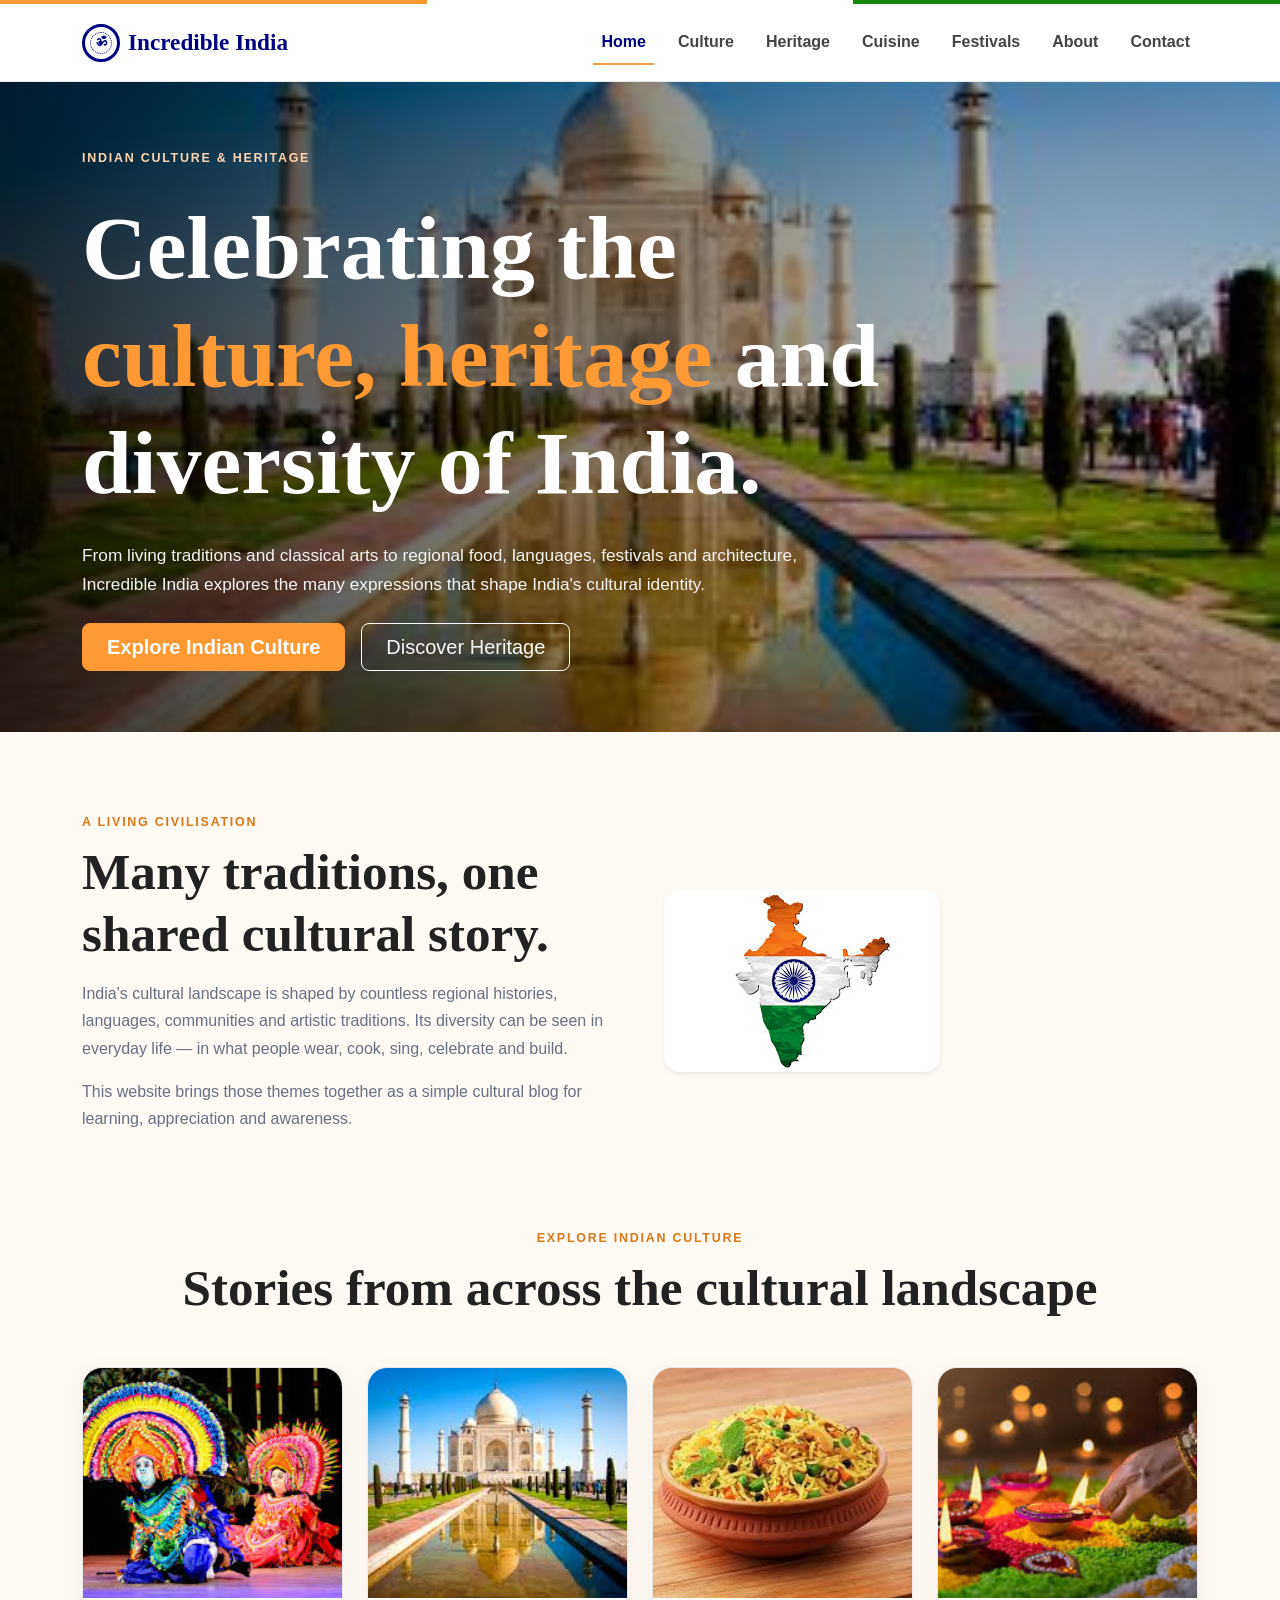
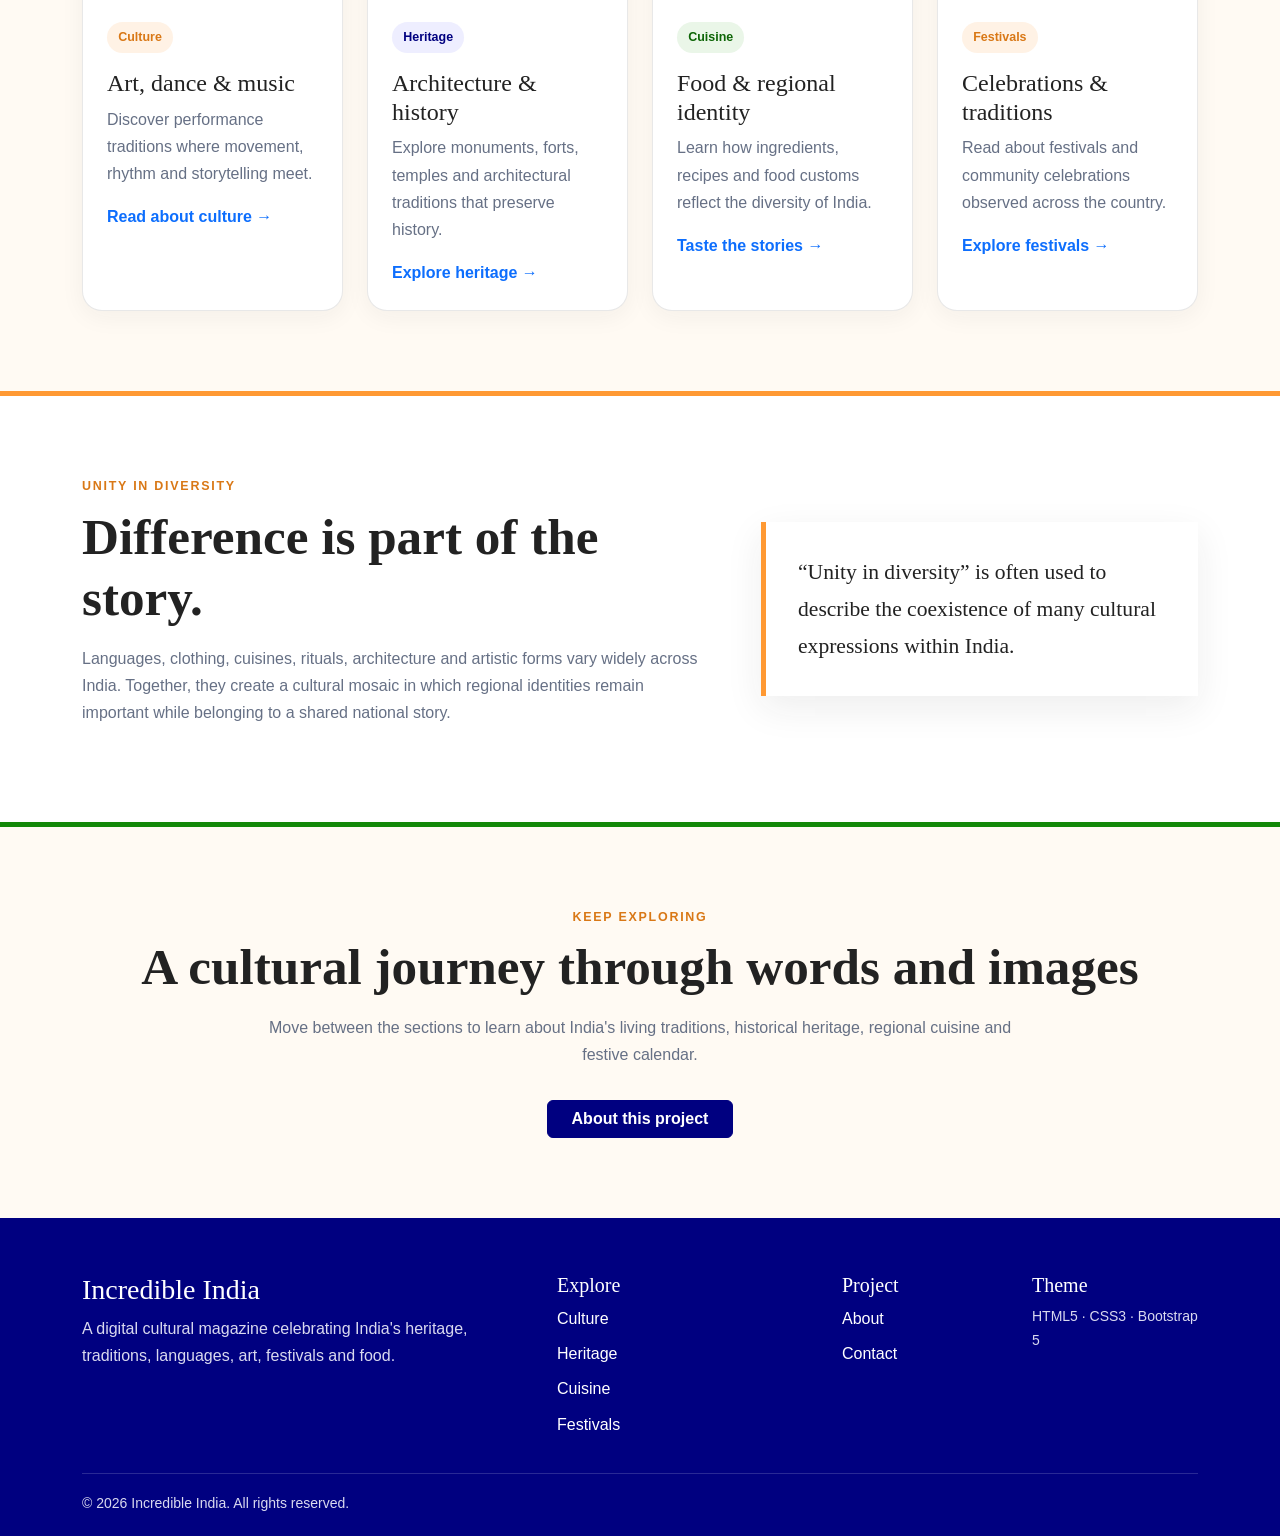
<file: index.html>
<!doctype html>
<html lang="en"><head>
<meta charset="utf-8"><meta name="viewport" content="width=device-width, initial-scale=1">
<meta name="description" content="A digital cultural magazine celebrating Indian culture, heritage, traditions, festivals, cuisine, art and history."><title>Incredible India | Culture & Heritage</title>
<link href="https://cdn.jsdelivr.net/npm/bootstrap@5.3.3/dist/css/bootstrap.min.css" rel="stylesheet">
<link rel="stylesheet" href="css/style.css">
</head><body><header class="site-header">
  <div class="tricolor-line"></div>
  <nav class="site-nav navbar navbar-expand-lg py-3" aria-label="Main navigation">
    <div class="container d-flex align-items-center justify-content-between gap-3">
      <a class="brand d-flex align-items-center gap-2" href="index.html">
        <span class="brand-mark" aria-hidden="true">ॐ</span> Incredible India
      </a>
      <ul class="navbar-nav ms-lg-auto d-flex flex-row flex-wrap align-items-center gap-lg-3">
        <li class="nav-item"><a class="nav-link active" href="index.html" aria-current="page">Home</a></li><li class="nav-item"><a class="nav-link" href="culture.html">Culture</a></li><li class="nav-item"><a class="nav-link" href="heritage.html">Heritage</a></li><li class="nav-item"><a class="nav-link" href="cuisine.html">Cuisine</a></li><li class="nav-item"><a class="nav-link" href="traditions.html">Festivals</a></li><li class="nav-item"><a class="nav-link" href="about.html">About</a></li><li class="nav-item"><a class="nav-link" href="contact.html">Contact</a></li>
      </ul>
    </div>
  </nav>
</header><main>
<section class="hero"><div class="container py-5"><div>
<span class="eyebrow eyebrow-light">Indian Culture & Heritage</span>
<h1 class="mt-4">Celebrating the <span>culture, heritage</span> and diversity of India.</h1>
<p class="mt-4">From living traditions and classical arts to regional food, languages, festivals and architecture, Incredible India explores the many expressions that shape India's cultural identity.</p>
<div class="d-flex flex-wrap gap-3 mt-4"><a class="btn btn-saffron btn-lg px-4" href="culture.html">Explore Indian Culture</a><a class="btn btn-outline-light btn-lg px-4" href="heritage.html">Discover Heritage</a></div>
</div></div></section>
<section class="section-pad"><div class="container"><div class="row g-5 align-items-center">
<div class="col-lg-6"><div class="section-kicker">A living civilisation</div><h2 class="section-title mt-2">Many traditions, one shared cultural story.</h2>
<p class="section-copy mt-3">India's cultural landscape is shaped by countless regional histories, languages, communities and artistic traditions. Its diversity can be seen in everyday life — in what people wear, cook, sing, celebrate and build.</p>
<p class="section-copy">This website brings those themes together as a simple cultural blog for learning, appreciation and awareness.</p></div>
<div class="col-lg-6"><img class="rounded-4 shadow-sm" src="assets/images/india_map.jpg" alt="Map of India representing the country's regional diversity"></div>
</div></div></section>
<section class="section-pad pt-0"><div class="container"><div class="text-center mb-5"><div class="section-kicker">Explore Indian Culture</div><h2 class="section-title mt-2">Stories from across the cultural landscape</h2></div>
<div class="row g-4">
<div class="col-md-6 col-lg-3"><article class="cultural-card"><img src="assets/images/dance.jpg" alt="Indian classical dance performance"><div class="card-body"><span class="category">Culture</span><h3 class="h4 mt-3">Art, dance & music</h3><p>Discover performance traditions where movement, rhythm and storytelling meet.</p><a class="fw-bold" href="culture.html">Read about culture →</a></div></article></div>
<div class="col-md-6 col-lg-3"><article class="cultural-card"><img src="assets/images/tajmahal.jpg" alt="Taj Mahal, an iconic example of Indian architectural heritage"><div class="card-body"><span class="category navy">Heritage</span><h3 class="h4 mt-3">Architecture & history</h3><p>Explore monuments, forts, temples and architectural traditions that preserve history.</p><a class="fw-bold" href="heritage.html">Explore heritage →</a></div></article></div>
<div class="col-md-6 col-lg-3"><article class="cultural-card"><img src="assets/images/biryani.jpg" alt="Indian biryani served as a regional dish"><div class="card-body"><span class="category green">Cuisine</span><h3 class="h4 mt-3">Food & regional identity</h3><p>Learn how ingredients, recipes and food customs reflect the diversity of India.</p><a class="fw-bold" href="cuisine.html">Taste the stories →</a></div></article></div>
<div class="col-md-6 col-lg-3"><article class="cultural-card"><img src="assets/images/diwali.jpg" alt="Diwali lamps and festive decorations"><div class="card-body"><span class="category">Festivals</span><h3 class="h4 mt-3">Celebrations & traditions</h3><p>Read about festivals and community celebrations observed across the country.</p><a class="fw-bold" href="traditions.html">Explore festivals →</a></div></article></div>
</div></div></section>
<section class="section-pad tricolor-band"><div class="container"><div class="row g-5 align-items-center">
<div class="col-lg-7"><div class="section-kicker">Unity in Diversity</div><h2 class="section-title mt-2">Difference is part of the story.</h2><p class="section-copy mt-3">Languages, clothing, cuisines, rituals, architecture and artistic forms vary widely across India. Together, they create a cultural mosaic in which regional identities remain important while belonging to a shared national story.</p></div>
<div class="col-lg-5"><div class="quote-box"><p>“Unity in diversity” is often used to describe the coexistence of many cultural expressions within India.</p></div></div>
</div></div></section>
<section class="section-pad"><div class="container text-center"><div class="section-kicker">Keep exploring</div><h2 class="section-title mt-2">A cultural journey through words and images</h2><p class="section-copy mx-auto mt-3">Move between the sections to learn about India's living traditions, historical heritage, regional cuisine and festive calendar.</p><a href="about.html" class="btn btn-navy mt-3 px-4">About this project</a></div></section>
</main><footer class="footer"><div class="container"><div class="row g-4">
<div class="col-lg-5"><h5 class="fs-3">Incredible India</h5><p class="mb-0">A digital cultural magazine celebrating India's heritage, traditions, languages, art, festivals and food.</p></div>
<div class="col-6 col-lg-3"><h5>Explore</h5><div class="d-grid gap-2"><a href="culture.html">Culture</a><a href="heritage.html">Heritage</a><a href="cuisine.html">Cuisine</a><a href="traditions.html">Festivals</a></div></div>
<div class="col-6 col-lg-2"><h5>Project</h5><div class="d-grid gap-2"><a href="about.html">About</a><a href="contact.html">Contact</a></div></div>
<div class="col-lg-2"><h5>Theme</h5><p class="small mb-0">HTML5 · CSS3 · Bootstrap 5</p></div>
</div><div class="footer-bottom small">© 2026 Incredible India. All rights reserved.</div></div></footer></body></html>
</file>
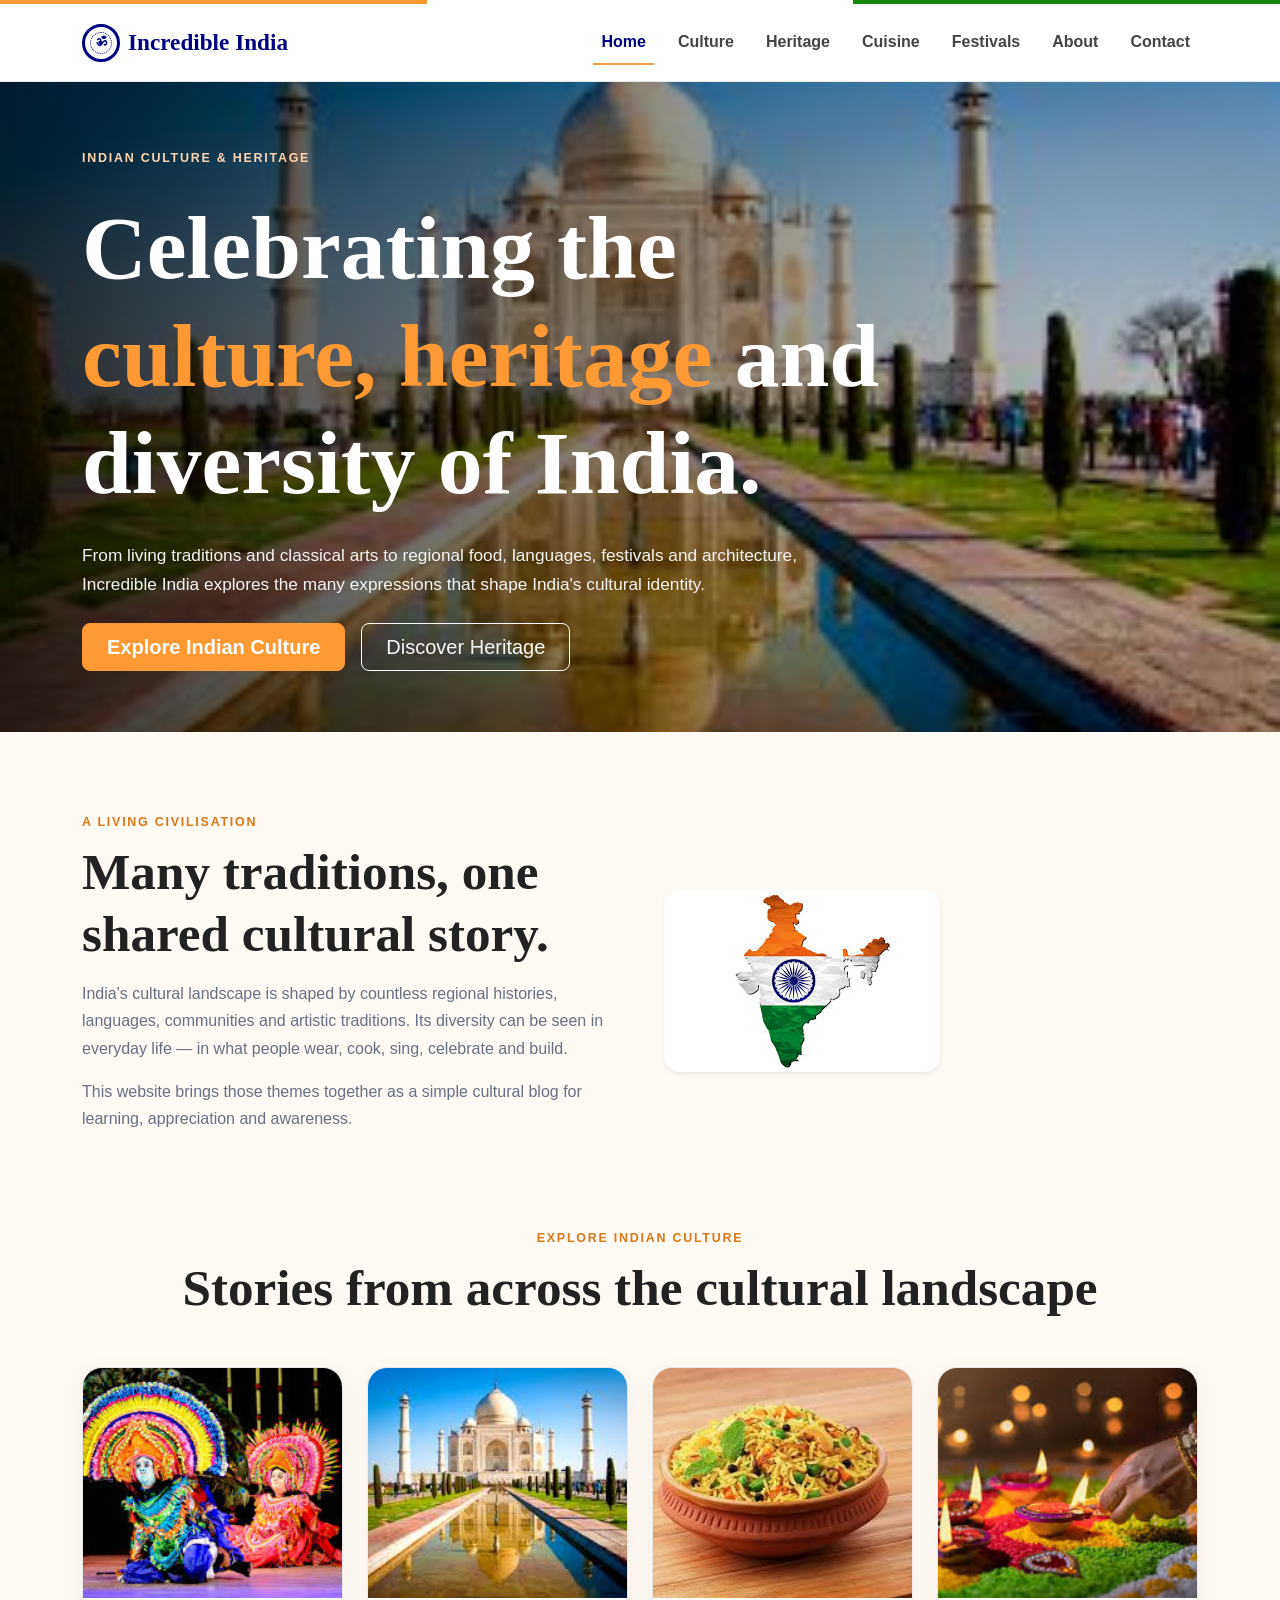
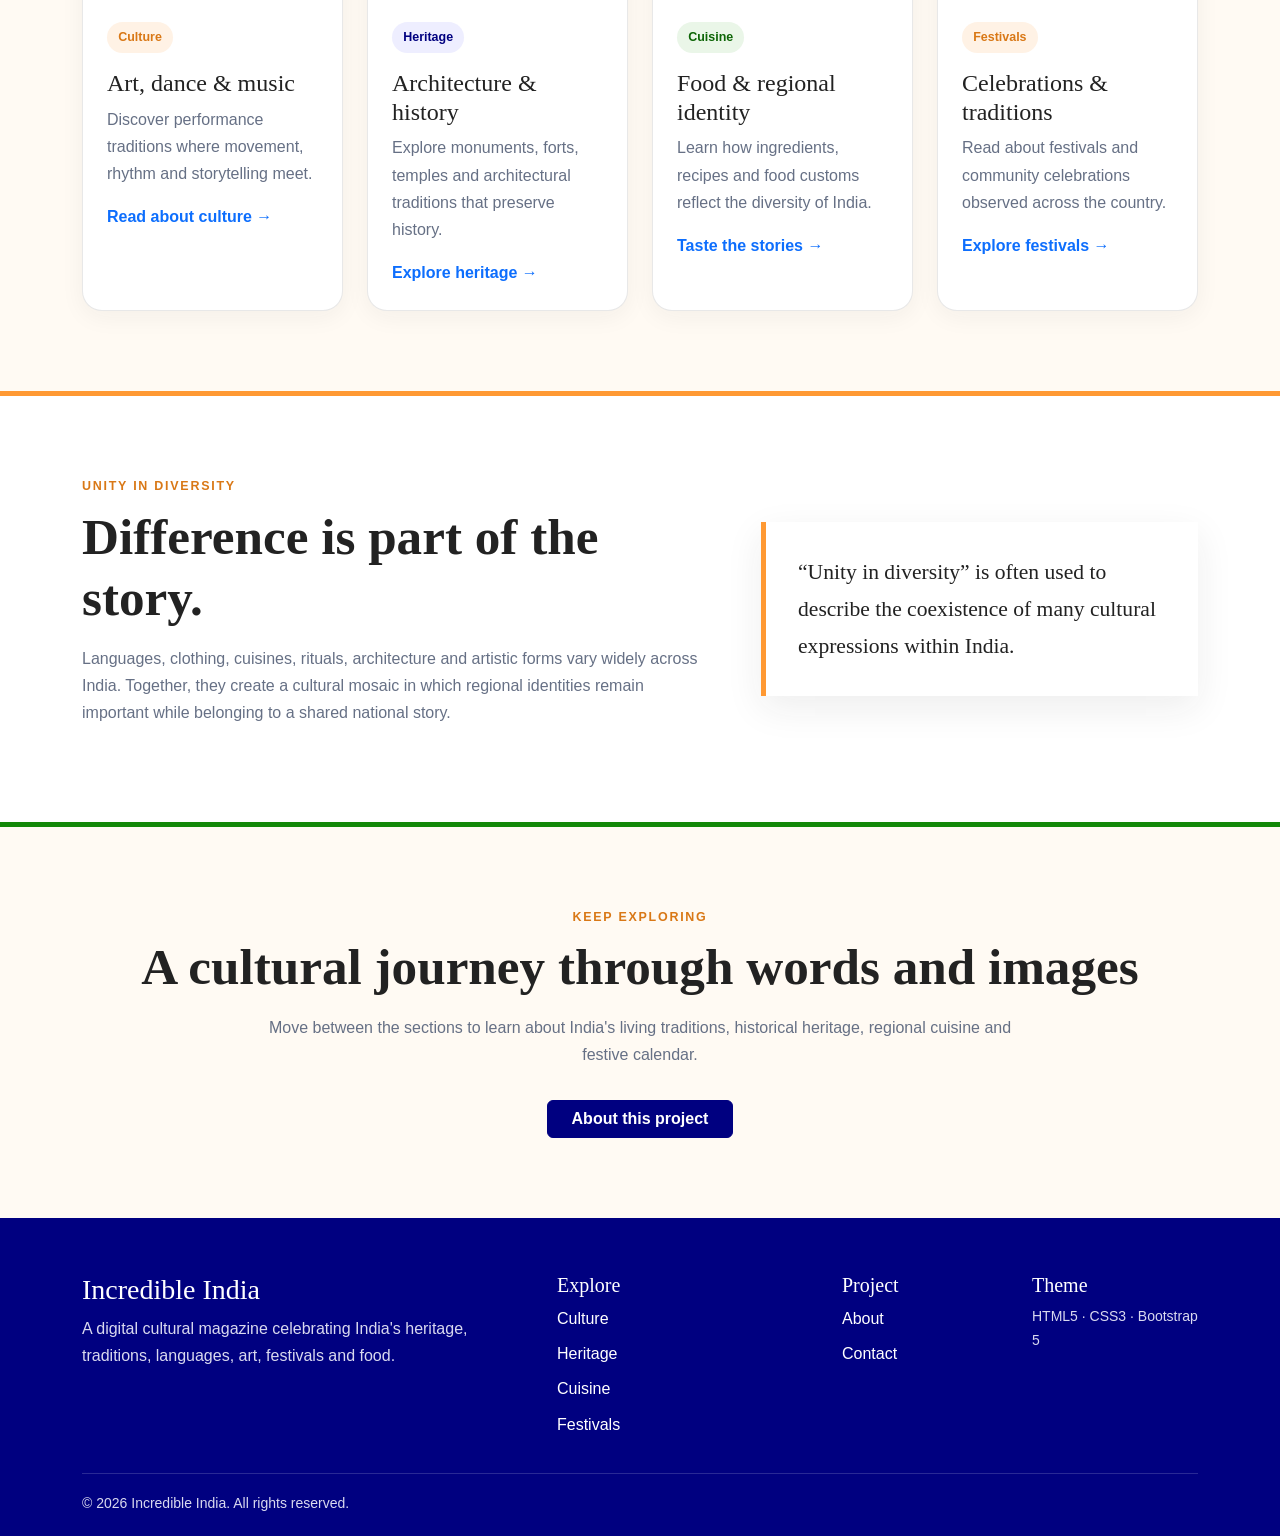
<file: incredible-india-pro/index.html>
<!doctype html>
<html lang="en"><head>
<meta charset="utf-8"><meta name="viewport" content="width=device-width, initial-scale=1">
<meta name="description" content="A digital cultural magazine celebrating Indian culture, heritage, traditions, festivals, cuisine, art and history."><title>Incredible India | Incredible India</title>
<link href="https://cdn.jsdelivr.net/npm/bootstrap@5.3.3/dist/css/bootstrap.min.css" rel="stylesheet">
<link rel="stylesheet" href="css/style.css">
</head><body><header class="site-header">
  <div class="tricolor-line"></div>
  <nav class="site-nav navbar navbar-expand-lg py-3" aria-label="Main navigation">
    <div class="container d-flex align-items-center justify-content-between gap-3">
      <a class="brand d-flex align-items-center gap-2" href="index.html">
        <span class="brand-mark" aria-hidden="true">ॐ</span> Incredible India
      </a>
      <ul class="navbar-nav ms-lg-auto d-flex flex-row flex-wrap align-items-center gap-lg-3">
        <li class="nav-item"><a class="nav-link active" href="index.html" aria-current="page">Home</a></li><li class="nav-item"><a class="nav-link" href="culture.html">Culture</a></li><li class="nav-item"><a class="nav-link" href="heritage.html">Heritage</a></li><li class="nav-item"><a class="nav-link" href="cuisine.html">Cuisine</a></li><li class="nav-item"><a class="nav-link" href="traditions.html">Festivals</a></li><li class="nav-item"><a class="nav-link" href="about.html">About</a></li><li class="nav-item"><a class="nav-link" href="contact.html">Contact</a></li>
      </ul>
    </div>
  </nav>
</header><main>
<section class="hero"><div class="container py-5"><div>
<span class="eyebrow eyebrow-light">Indian Culture & Heritage</span>
<h1 class="mt-4">Celebrating the <span>culture, heritage</span> and diversity of India.</h1>
<p class="mt-4">From living traditions and classical arts to regional food, languages, festivals and architecture, Incredible India explores the many expressions that shape India's cultural identity.</p>
<div class="d-flex flex-wrap gap-3 mt-4"><a class="btn btn-saffron btn-lg px-4" href="culture.html">Explore Indian Culture</a><a class="btn btn-outline-light btn-lg px-4" href="heritage.html">Discover Heritage</a></div>
</div></div></section>
<section class="section-pad"><div class="container"><div class="row g-5 align-items-center">
<div class="col-lg-6"><div class="section-kicker">A living civilisation</div><h2 class="section-title mt-2">Many traditions, one shared cultural story.</h2>
<p class="section-copy mt-3">India's cultural landscape is shaped by countless regional histories, languages, communities and artistic traditions. Its diversity can be seen in everyday life — in what people wear, cook, sing, celebrate and build.</p>
<p class="section-copy">This website brings those themes together as a simple cultural blog for learning, appreciation and awareness.</p></div>
<div class="col-lg-6"><img class="rounded-4 shadow-sm" src="assets/images/india_map.jpg" alt="Map of India representing the country's regional diversity"></div>
</div></div></section>
<section class="section-pad pt-0"><div class="container"><div class="text-center mb-5"><div class="section-kicker">Explore Indian Culture</div><h2 class="section-title mt-2">Stories from across the cultural landscape</h2></div>
<div class="row g-4">
<div class="col-md-6 col-lg-3"><article class="cultural-card"><img src="assets/images/dance.jpg" alt="Indian classical dance performance"><div class="card-body"><span class="category">Culture</span><h3 class="h4 mt-3">Art, dance & music</h3><p>Discover performance traditions where movement, rhythm and storytelling meet.</p><a class="fw-bold" href="culture.html">Read about culture →</a></div></article></div>
<div class="col-md-6 col-lg-3"><article class="cultural-card"><img src="assets/images/tajmahal.jpg" alt="Taj Mahal, an iconic example of Indian architectural heritage"><div class="card-body"><span class="category navy">Heritage</span><h3 class="h4 mt-3">Architecture & history</h3><p>Explore monuments, forts, temples and architectural traditions that preserve history.</p><a class="fw-bold" href="heritage.html">Explore heritage →</a></div></article></div>
<div class="col-md-6 col-lg-3"><article class="cultural-card"><img src="assets/images/biryani.jpg" alt="Indian biryani served as a regional dish"><div class="card-body"><span class="category green">Cuisine</span><h3 class="h4 mt-3">Food & regional identity</h3><p>Learn how ingredients, recipes and food customs reflect the diversity of India.</p><a class="fw-bold" href="cuisine.html">Taste the stories →</a></div></article></div>
<div class="col-md-6 col-lg-3"><article class="cultural-card"><img src="assets/images/diwali.jpg" alt="Diwali lamps and festive decorations"><div class="card-body"><span class="category">Festivals</span><h3 class="h4 mt-3">Celebrations & traditions</h3><p>Read about festivals and community celebrations observed across the country.</p><a class="fw-bold" href="traditions.html">Explore festivals →</a></div></article></div>
</div></div></section>
<section class="section-pad tricolor-band"><div class="container"><div class="row g-5 align-items-center">
<div class="col-lg-7"><div class="section-kicker">Unity in Diversity</div><h2 class="section-title mt-2">Difference is part of the story.</h2><p class="section-copy mt-3">Languages, clothing, cuisines, rituals, architecture and artistic forms vary widely across India. Together, they create a cultural mosaic in which regional identities remain important while belonging to a shared national story.</p></div>
<div class="col-lg-5"><div class="quote-box"><p>“Unity in diversity” is often used to describe the coexistence of many cultural expressions within India.</p></div></div>
</div></div></section>
<section class="section-pad"><div class="container text-center"><div class="section-kicker">Keep exploring</div><h2 class="section-title mt-2">A cultural journey through words and images</h2><p class="section-copy mx-auto mt-3">Move between the sections to learn about India's living traditions, historical heritage, regional cuisine and festive calendar.</p><a href="about.html" class="btn btn-navy mt-3 px-4">About this project</a></div></section>
</main><footer class="footer"><div class="container"><div class="row g-4">
<div class="col-lg-5"><h5 class="fs-3">Incredible India</h5><p class="mb-0">A digital cultural magazine celebrating India's heritage, traditions, languages, art, festivals and food.</p></div>
<div class="col-6 col-lg-3"><h5>Explore</h5><div class="d-grid gap-2"><a href="culture.html">Culture</a><a href="heritage.html">Heritage</a><a href="cuisine.html">Cuisine</a><a href="traditions.html">Festivals</a></div></div>
<div class="col-6 col-lg-2"><h5>Project</h5><div class="d-grid gap-2"><a href="about.html">About</a><a href="contact.html">Contact</a></div></div>
<div class="col-lg-2"><h5>Theme</h5><p class="small mb-0">HTML5 · CSS3 · Bootstrap 5</p></div>
</div><div class="footer-bottom small">© 2026 Incredible India. All rights reserved.</div></div></footer></body></html>
</file>
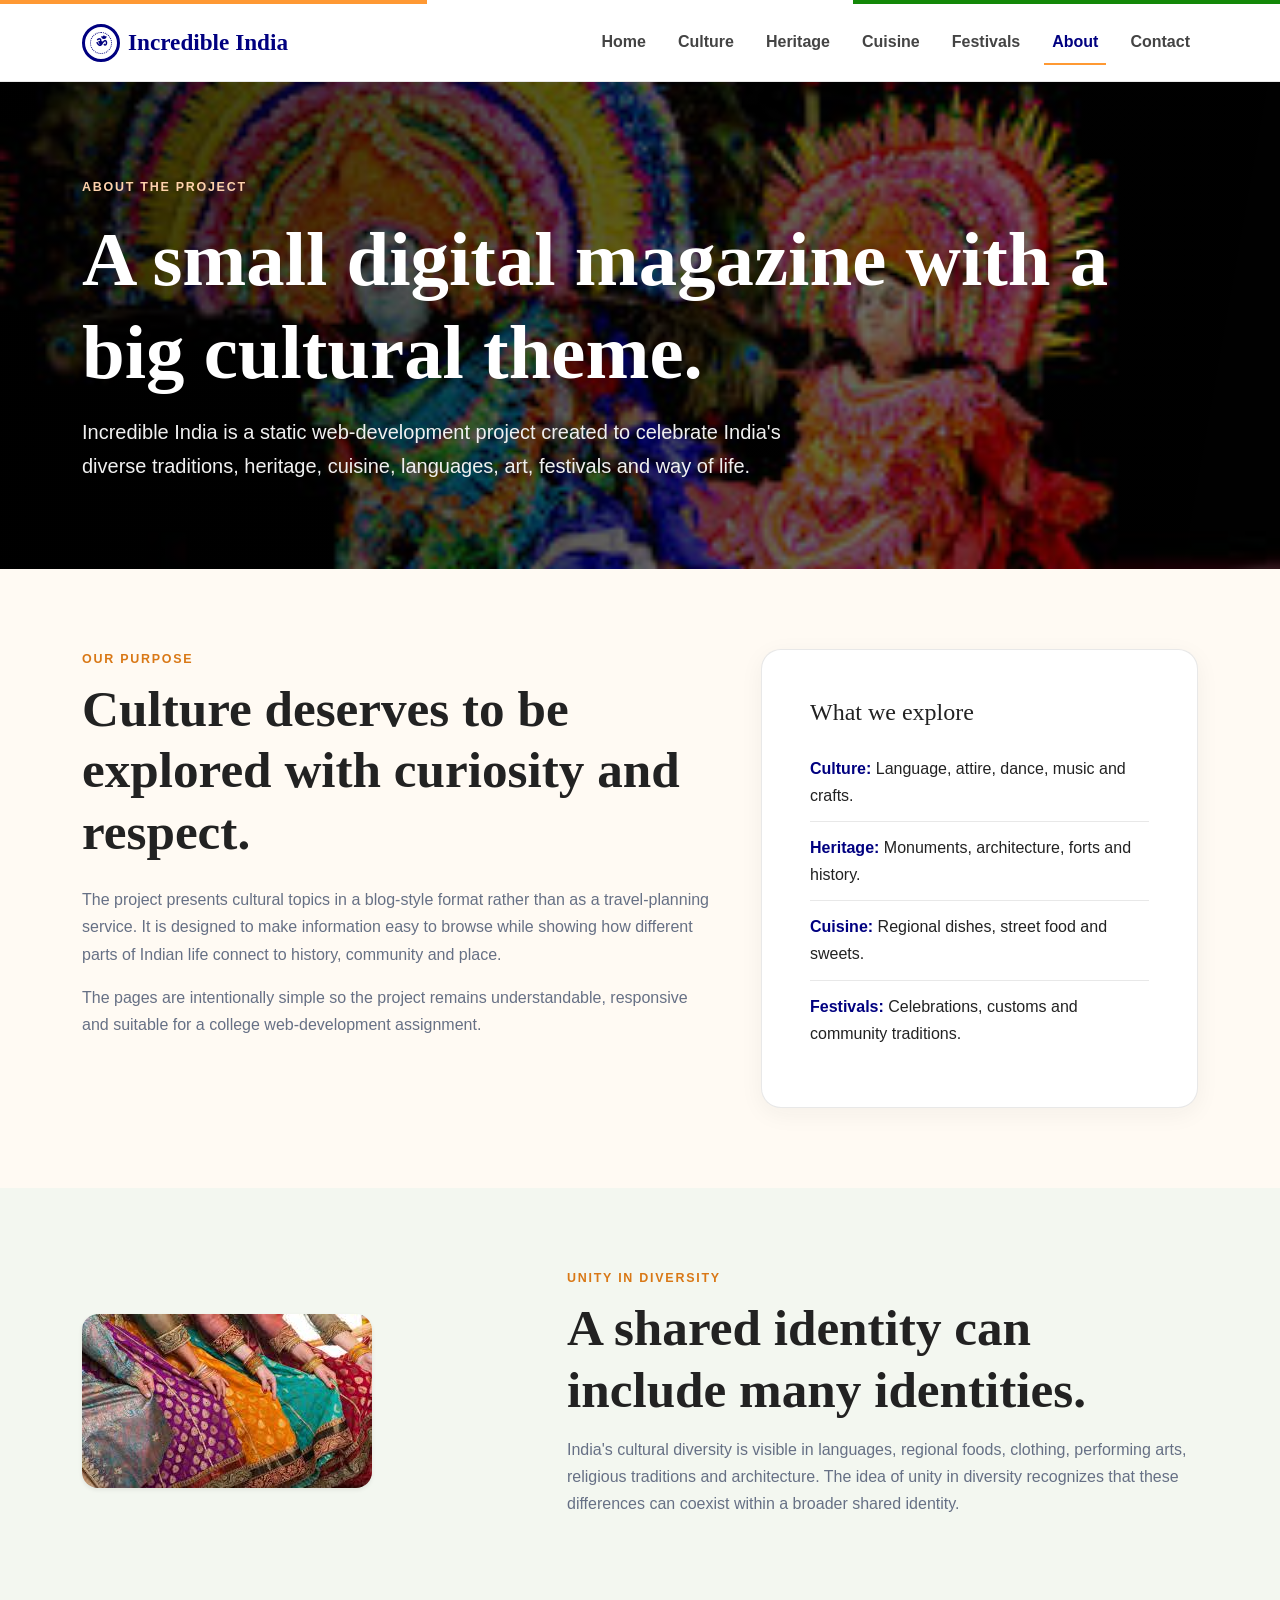
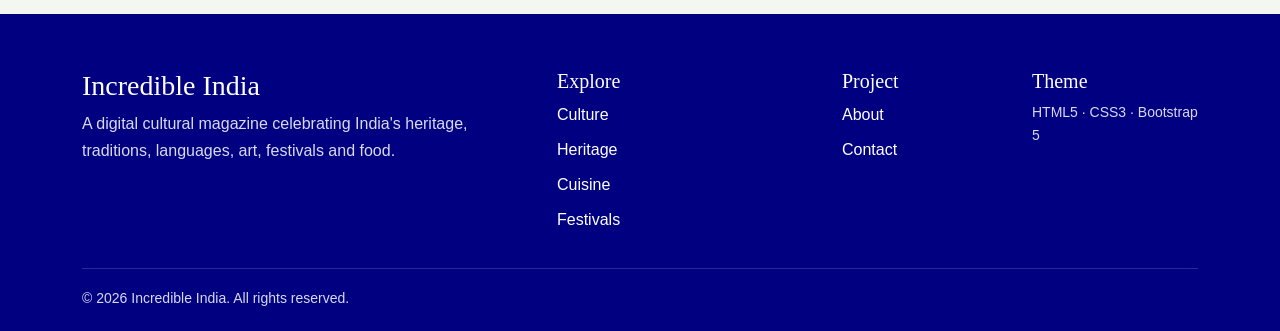
<file: about.html>
<!doctype html>
<html lang="en"><head>
<meta charset="utf-8"><meta name="viewport" content="width=device-width, initial-scale=1">
<meta name="description" content="About the Incredible India cultural blog project and its focus on Indian culture, heritage and unity in diversity."><title>About | Incredible India</title>
<link href="https://cdn.jsdelivr.net/npm/bootstrap@5.3.3/dist/css/bootstrap.min.css" rel="stylesheet">
<link rel="stylesheet" href="css/style.css">
</head><body><header class="site-header">
  <div class="tricolor-line"></div>
  <nav class="site-nav navbar navbar-expand-lg py-3" aria-label="Main navigation">
    <div class="container d-flex align-items-center justify-content-between gap-3">
      <a class="brand d-flex align-items-center gap-2" href="index.html">
        <span class="brand-mark" aria-hidden="true">ॐ</span> Incredible India
      </a>
      <ul class="navbar-nav ms-lg-auto d-flex flex-row flex-wrap align-items-center gap-lg-3">
        <li class="nav-item"><a class="nav-link" href="index.html">Home</a></li><li class="nav-item"><a class="nav-link" href="culture.html">Culture</a></li><li class="nav-item"><a class="nav-link" href="heritage.html">Heritage</a></li><li class="nav-item"><a class="nav-link" href="cuisine.html">Cuisine</a></li><li class="nav-item"><a class="nav-link" href="traditions.html">Festivals</a></li><li class="nav-item"><a class="nav-link active" href="about.html" aria-current="page">About</a></li><li class="nav-item"><a class="nav-link" href="contact.html">Contact</a></li>
      </ul>
    </div>
  </nav>
</header><main>
<section class="page-hero"><div class="container"><div class="eyebrow eyebrow-light">About the Project</div><h1 class="mt-3">A small digital magazine with a big cultural theme.</h1><p class="lead mt-3">Incredible India is a static web-development project created to celebrate India's diverse traditions, heritage, cuisine, languages, art, festivals and way of life.</p></div></section>
<section class="section-pad"><div class="container"><div class="row g-5">
<div class="col-lg-7"><div class="section-kicker">Our purpose</div><h2 class="section-title mt-2">Culture deserves to be explored with curiosity and respect.</h2><p class="section-copy mt-4">The project presents cultural topics in a blog-style format rather than as a travel-planning service. It is designed to make information easy to browse while showing how different parts of Indian life connect to history, community and place.</p><p class="section-copy">The pages are intentionally simple so the project remains understandable, responsive and suitable for a college web-development assignment.</p></div>
<div class="col-lg-5"><div class="info-card p-4 p-lg-5"><h3 class="h4">What we explore</h3><ul class="fact-list mt-3"><li><strong>Culture:</strong> Language, attire, dance, music and crafts.</li><li><strong>Heritage:</strong> Monuments, architecture, forts and history.</li><li><strong>Cuisine:</strong> Regional dishes, street food and sweets.</li><li><strong>Festivals:</strong> Celebrations, customs and community traditions.</li></ul></div></div>
</div></div></section>
<section class="section-pad split-section"><div class="container"><div class="row g-5 align-items-center">
<div class="col-lg-5"><img class="rounded-4 shadow-sm" src="assets/images/saree.jpg" alt="Traditional Indian textile and clothing"></div>
<div class="col-lg-7"><div class="section-kicker">Unity in Diversity</div><h2 class="section-title mt-2">A shared identity can include many identities.</h2><p class="section-copy mt-3">India's cultural diversity is visible in languages, regional foods, clothing, performing arts, religious traditions and architecture. The idea of unity in diversity recognizes that these differences can coexist within a broader shared identity.</p></div>
</div></div></section>
</main><footer class="footer"><div class="container"><div class="row g-4">
<div class="col-lg-5"><h5 class="fs-3">Incredible India</h5><p class="mb-0">A digital cultural magazine celebrating India's heritage, traditions, languages, art, festivals and food.</p></div>
<div class="col-6 col-lg-3"><h5>Explore</h5><div class="d-grid gap-2"><a href="culture.html">Culture</a><a href="heritage.html">Heritage</a><a href="cuisine.html">Cuisine</a><a href="traditions.html">Festivals</a></div></div>
<div class="col-6 col-lg-2"><h5>Project</h5><div class="d-grid gap-2"><a href="about.html">About</a><a href="contact.html">Contact</a></div></div>
<div class="col-lg-2"><h5>Theme</h5><p class="small mb-0">HTML5 · CSS3 · Bootstrap 5</p></div>
</div><div class="footer-bottom small">© 2026 Incredible India. All rights reserved.</div></div></footer></body></html>
</file>
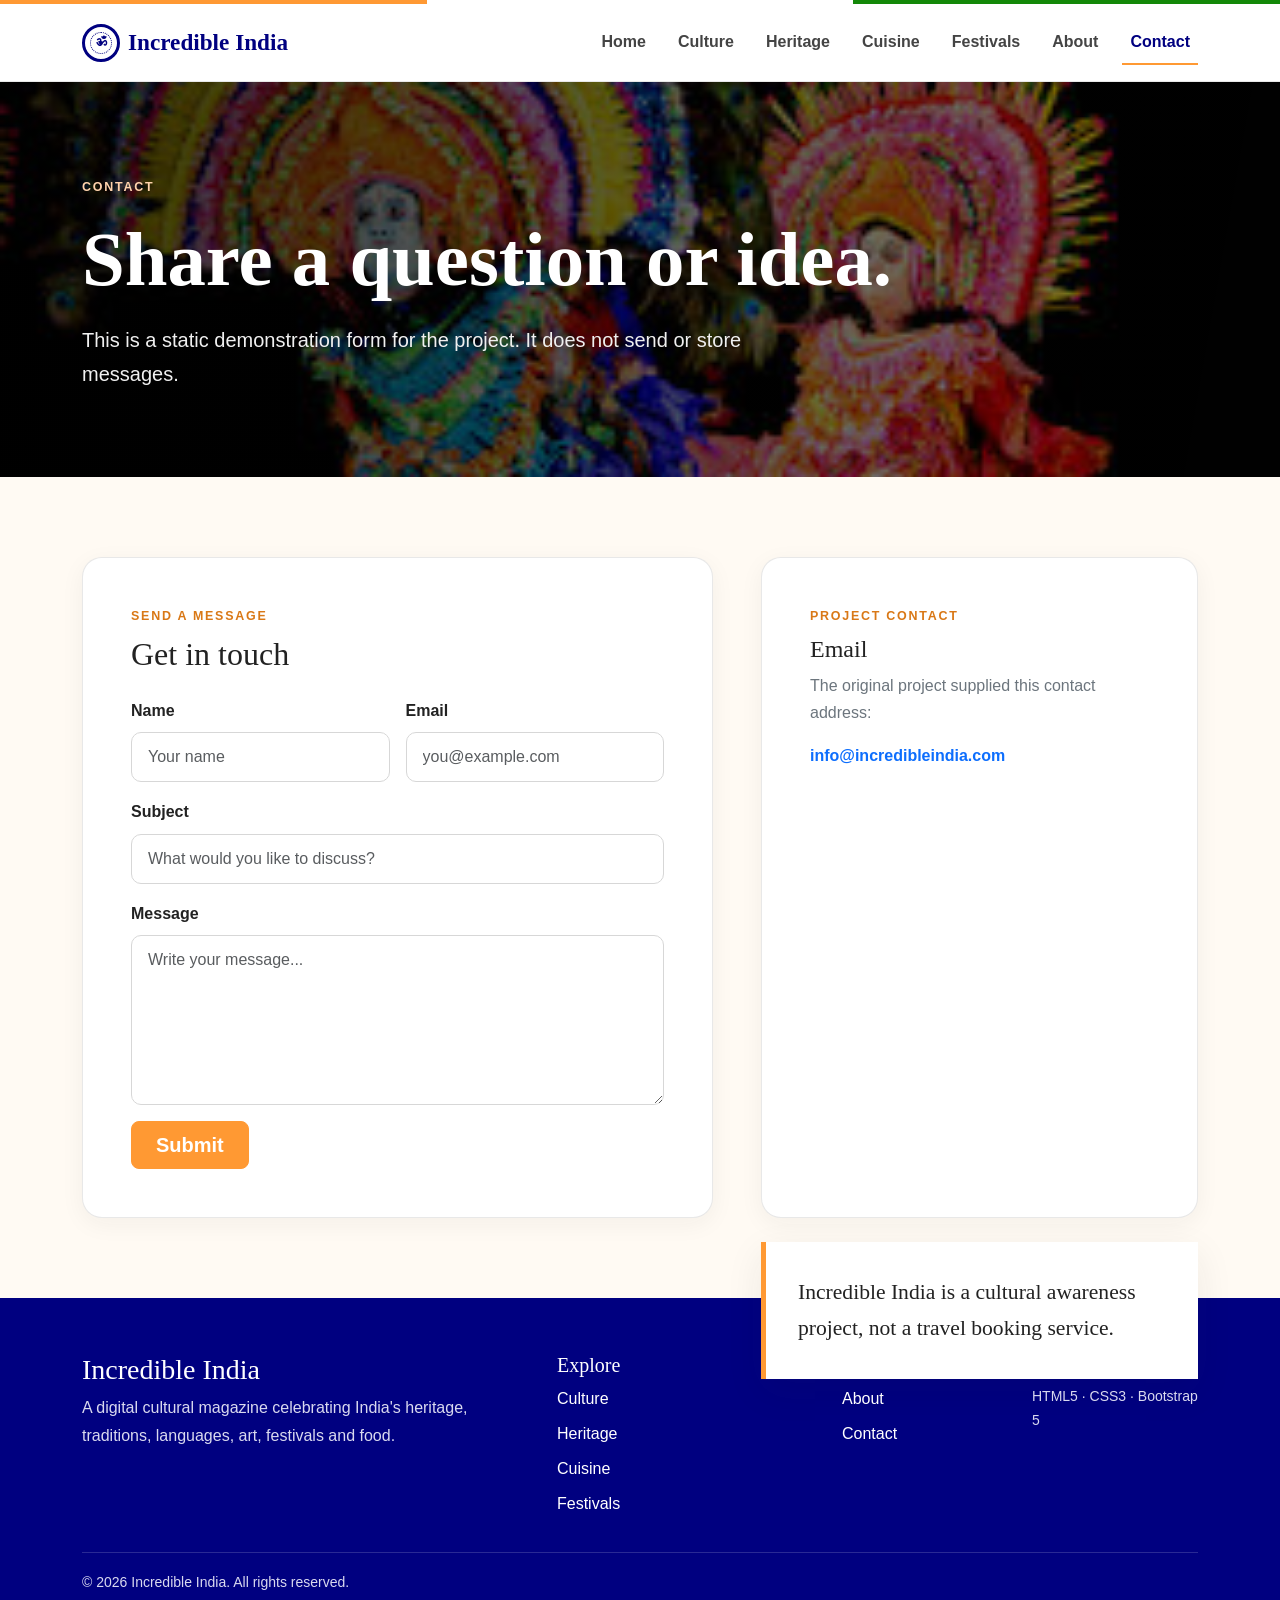
<file: contact.html>
<!doctype html>
<html lang="en"><head>
<meta charset="utf-8"><meta name="viewport" content="width=device-width, initial-scale=1">
<meta name="description" content="Contact page for the Incredible India cultural blog project."><title>Contact | Incredible India</title>
<link href="https://cdn.jsdelivr.net/npm/bootstrap@5.3.3/dist/css/bootstrap.min.css" rel="stylesheet">
<link rel="stylesheet" href="css/style.css">
</head><body><header class="site-header">
  <div class="tricolor-line"></div>
  <nav class="site-nav navbar navbar-expand-lg py-3" aria-label="Main navigation">
    <div class="container d-flex align-items-center justify-content-between gap-3">
      <a class="brand d-flex align-items-center gap-2" href="index.html">
        <span class="brand-mark" aria-hidden="true">ॐ</span> Incredible India
      </a>
      <ul class="navbar-nav ms-lg-auto d-flex flex-row flex-wrap align-items-center gap-lg-3">
        <li class="nav-item"><a class="nav-link" href="index.html">Home</a></li><li class="nav-item"><a class="nav-link" href="culture.html">Culture</a></li><li class="nav-item"><a class="nav-link" href="heritage.html">Heritage</a></li><li class="nav-item"><a class="nav-link" href="cuisine.html">Cuisine</a></li><li class="nav-item"><a class="nav-link" href="traditions.html">Festivals</a></li><li class="nav-item"><a class="nav-link" href="about.html">About</a></li><li class="nav-item"><a class="nav-link active" href="contact.html" aria-current="page">Contact</a></li>
      </ul>
    </div>
  </nav>
</header><main>
<section class="page-hero"><div class="container"><div class="eyebrow eyebrow-light">Contact</div><h1 class="mt-3">Share a question or idea.</h1><p class="lead mt-3">This is a static demonstration form for the project. It does not send or store messages.</p></div></section>
<section class="section-pad"><div class="container"><div class="row g-5">
<div class="col-lg-7"><div class="info-card p-4 p-lg-5"><div class="section-kicker">Send a message</div><h2 class="h2 mt-2">Get in touch</h2>
<form class="row g-3 mt-2" action="#" method="post">
<div class="col-md-6"><label class="form-label fw-semibold" for="name">Name</label><input id="name" class="form-control" type="text" name="name" placeholder="Your name" required></div>
<div class="col-md-6"><label class="form-label fw-semibold" for="email">Email</label><input id="email" class="form-control" type="email" name="email" placeholder="you@example.com" required></div>
<div class="col-12"><label class="form-label fw-semibold" for="subject">Subject</label><input id="subject" class="form-control" type="text" name="subject" placeholder="What would you like to discuss?" required></div>
<div class="col-12"><label class="form-label fw-semibold" for="message">Message</label><textarea id="message" class="form-control" name="message" rows="6" placeholder="Write your message..." required></textarea></div>
<div class="col-12"><button class="btn btn-saffron btn-lg px-4" type="submit">Submit</button></div>
</form></div></div>
<div class="col-lg-5"><div class="info-card p-4 p-lg-5 mb-4"><div class="section-kicker">Project contact</div><h2 class="h4 mt-2">Email</h2><p class="text-secondary">The original project supplied this contact address:</p><a class="fw-bold" href="mailto:info@incredibleindia.com">info@incredibleindia.com</a></div><div class="quote-box"><p>Incredible India is a cultural awareness project, not a travel booking service.</p></div></div>
</div></div></section>
</main><footer class="footer"><div class="container"><div class="row g-4">
<div class="col-lg-5"><h5 class="fs-3">Incredible India</h5><p class="mb-0">A digital cultural magazine celebrating India's heritage, traditions, languages, art, festivals and food.</p></div>
<div class="col-6 col-lg-3"><h5>Explore</h5><div class="d-grid gap-2"><a href="culture.html">Culture</a><a href="heritage.html">Heritage</a><a href="cuisine.html">Cuisine</a><a href="traditions.html">Festivals</a></div></div>
<div class="col-6 col-lg-2"><h5>Project</h5><div class="d-grid gap-2"><a href="about.html">About</a><a href="contact.html">Contact</a></div></div>
<div class="col-lg-2"><h5>Theme</h5><p class="small mb-0">HTML5 · CSS3 · Bootstrap 5</p></div>
</div><div class="footer-bottom small">© 2026 Incredible India. All rights reserved.</div></div></footer></body></html>
</file>
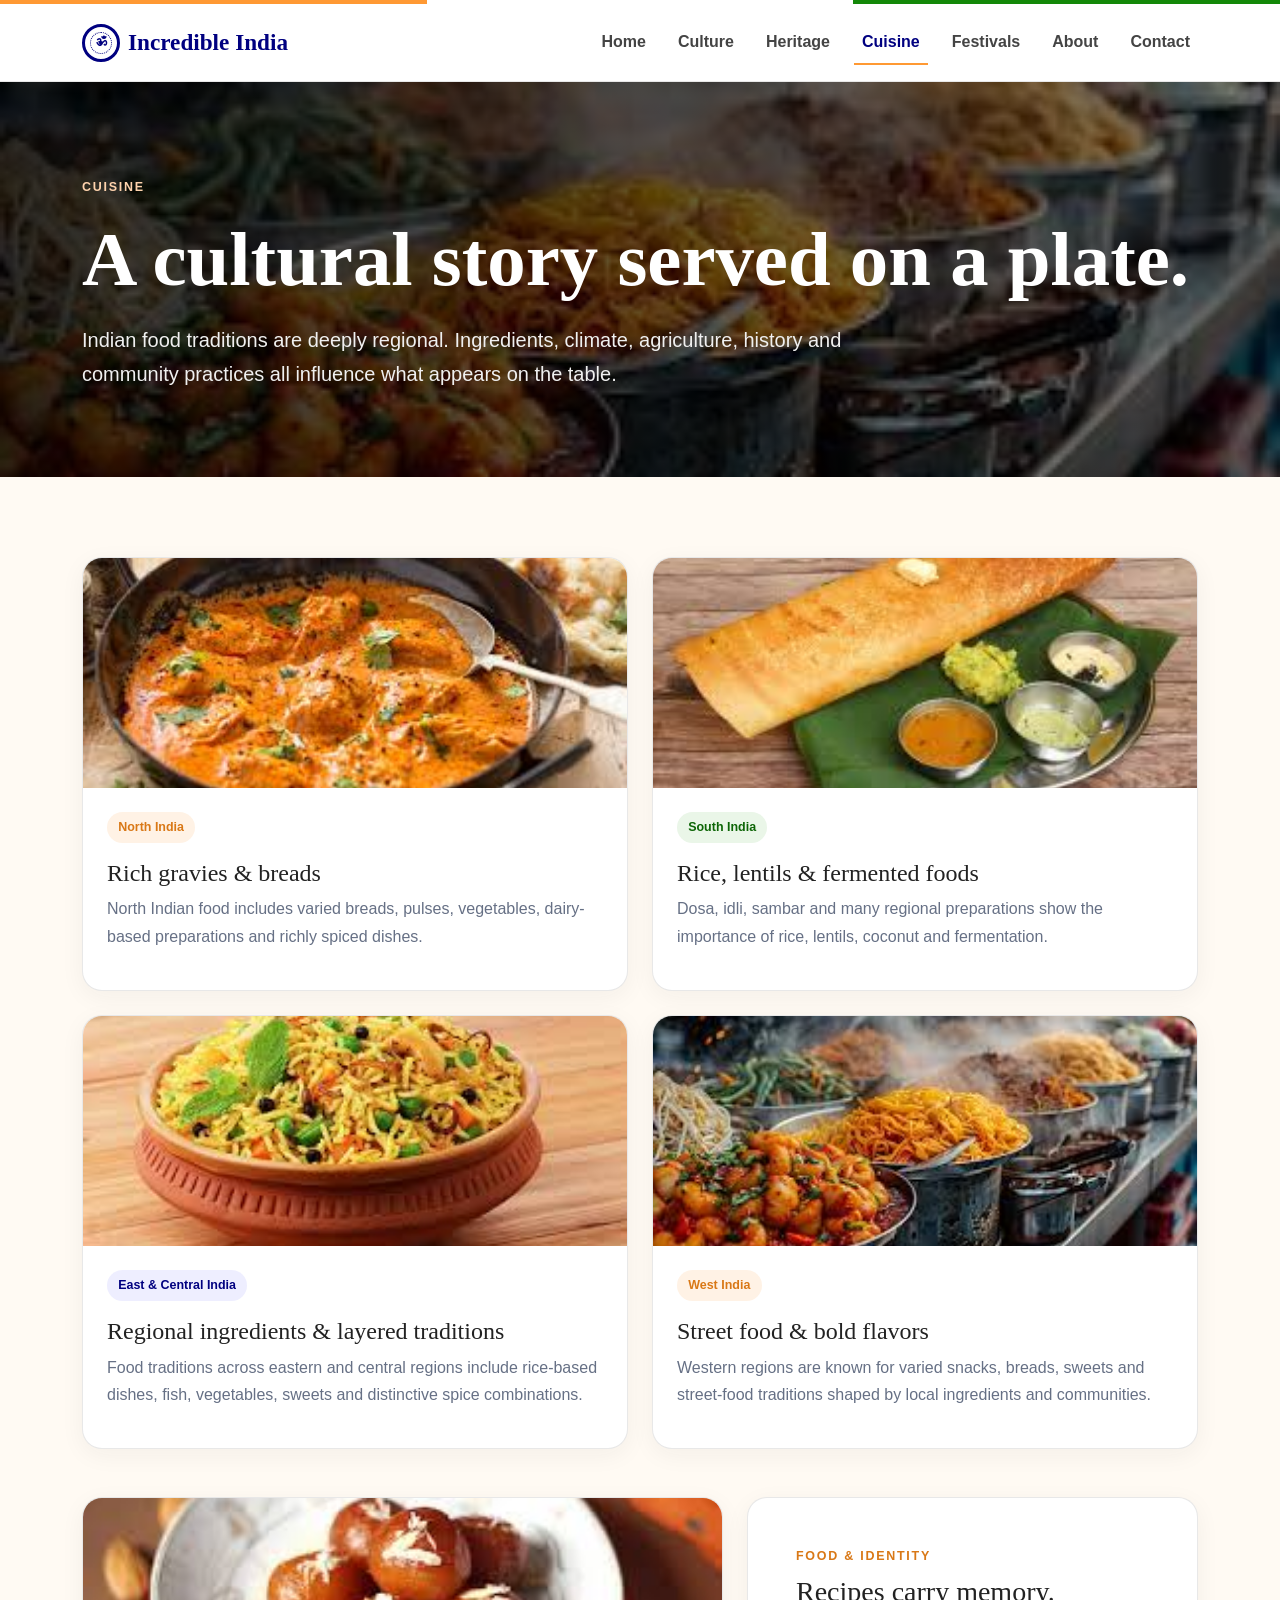
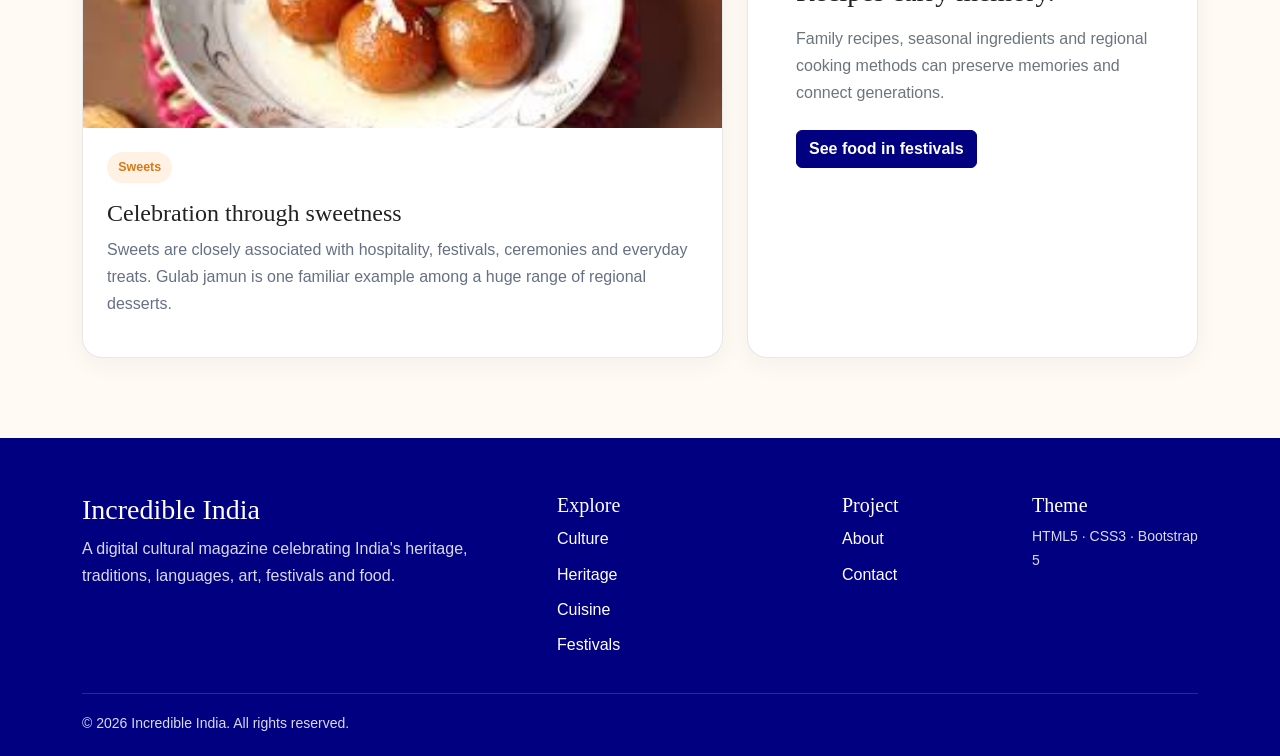
<file: cuisine.html>
<!doctype html>
<html lang="en"><head>
<meta charset="utf-8"><meta name="viewport" content="width=device-width, initial-scale=1">
<meta name="description" content="Indian cuisine across North, South, East and West India, including street food, sweets and regional specialties."><title>Cuisine | Incredible India</title>
<link href="https://cdn.jsdelivr.net/npm/bootstrap@5.3.3/dist/css/bootstrap.min.css" rel="stylesheet">
<link rel="stylesheet" href="css/style.css">
</head><body><header class="site-header">
  <div class="tricolor-line"></div>
  <nav class="site-nav navbar navbar-expand-lg py-3" aria-label="Main navigation">
    <div class="container d-flex align-items-center justify-content-between gap-3">
      <a class="brand d-flex align-items-center gap-2" href="index.html">
        <span class="brand-mark" aria-hidden="true">ॐ</span> Incredible India
      </a>
      <ul class="navbar-nav ms-lg-auto d-flex flex-row flex-wrap align-items-center gap-lg-3">
        <li class="nav-item"><a class="nav-link" href="index.html">Home</a></li><li class="nav-item"><a class="nav-link" href="culture.html">Culture</a></li><li class="nav-item"><a class="nav-link" href="heritage.html">Heritage</a></li><li class="nav-item"><a class="nav-link active" href="cuisine.html" aria-current="page">Cuisine</a></li><li class="nav-item"><a class="nav-link" href="traditions.html">Festivals</a></li><li class="nav-item"><a class="nav-link" href="about.html">About</a></li><li class="nav-item"><a class="nav-link" href="contact.html">Contact</a></li>
      </ul>
    </div>
  </nav>
</header><main>
<section class="page-hero" style="background-image:linear-gradient(100deg,rgba(0,0,0,.78),rgba(0,0,0,.45)),url('assets/images/street_food.jpg')"><div class="container"><div class="eyebrow eyebrow-light">Cuisine</div><h1 class="mt-3">A cultural story served on a plate.</h1><p class="lead mt-3">Indian food traditions are deeply regional. Ingredients, climate, agriculture, history and community practices all influence what appears on the table.</p></div></section>
<section class="section-pad"><div class="container">
<div class="row g-4">
<div class="col-md-6"><article class="article-card"><img src="assets/images/curry.jpg" alt="Indian curry dish"><div class="card-body"><span class="category">North India</span><h2 class="h4 mt-3">Rich gravies & breads</h2><p>North Indian food includes varied breads, pulses, vegetables, dairy-based preparations and richly spiced dishes.</p></div></article></div>
<div class="col-md-6"><article class="article-card"><img src="assets/images/dosa.jpg" alt="South Indian dosa"><div class="card-body"><span class="category green">South India</span><h2 class="h4 mt-3">Rice, lentils & fermented foods</h2><p>Dosa, idli, sambar and many regional preparations show the importance of rice, lentils, coconut and fermentation.</p></div></article></div>
<div class="col-md-6"><article class="article-card"><img src="assets/images/biryani.jpg" alt="Indian biryani with rice and spices"><div class="card-body"><span class="category navy">East & Central India</span><h2 class="h4 mt-3">Regional ingredients & layered traditions</h2><p>Food traditions across eastern and central regions include rice-based dishes, fish, vegetables, sweets and distinctive spice combinations.</p></div></article></div>
<div class="col-md-6"><article class="article-card"><img src="assets/images/street_food.jpg" alt="Indian street food assortment"><div class="card-body"><span class="category">West India</span><h2 class="h4 mt-3">Street food & bold flavors</h2><p>Western regions are known for varied snacks, breads, sweets and street-food traditions shaped by local ingredients and communities.</p></div></article></div>
</div>
<div class="row g-4 mt-4"><div class="col-lg-7"><article class="article-card"><img src="assets/images/gulab_jamun.jpg" alt="Gulab jamun Indian sweet"><div class="card-body"><span class="category">Sweets</span><h2 class="h4 mt-3">Celebration through sweetness</h2><p>Sweets are closely associated with hospitality, festivals, ceremonies and everyday treats. Gulab jamun is one familiar example among a huge range of regional desserts.</p></div></article></div>
<div class="col-lg-5"><div class="info-card p-4 p-lg-5"><div class="section-kicker">Food & identity</div><h2 class="h3 mt-2">Recipes carry memory.</h2><p class="text-secondary mt-3">Family recipes, seasonal ingredients and regional cooking methods can preserve memories and connect generations.</p><a href="traditions.html" class="btn btn-navy mt-2">See food in festivals</a></div></div></div>
</div></section>
</main><footer class="footer"><div class="container"><div class="row g-4">
<div class="col-lg-5"><h5 class="fs-3">Incredible India</h5><p class="mb-0">A digital cultural magazine celebrating India's heritage, traditions, languages, art, festivals and food.</p></div>
<div class="col-6 col-lg-3"><h5>Explore</h5><div class="d-grid gap-2"><a href="culture.html">Culture</a><a href="heritage.html">Heritage</a><a href="cuisine.html">Cuisine</a><a href="traditions.html">Festivals</a></div></div>
<div class="col-6 col-lg-2"><h5>Project</h5><div class="d-grid gap-2"><a href="about.html">About</a><a href="contact.html">Contact</a></div></div>
<div class="col-lg-2"><h5>Theme</h5><p class="small mb-0">HTML5 · CSS3 · Bootstrap 5</p></div>
</div><div class="footer-bottom small">© 2026 Incredible India. All rights reserved.</div></div></footer></body></html>
</file>
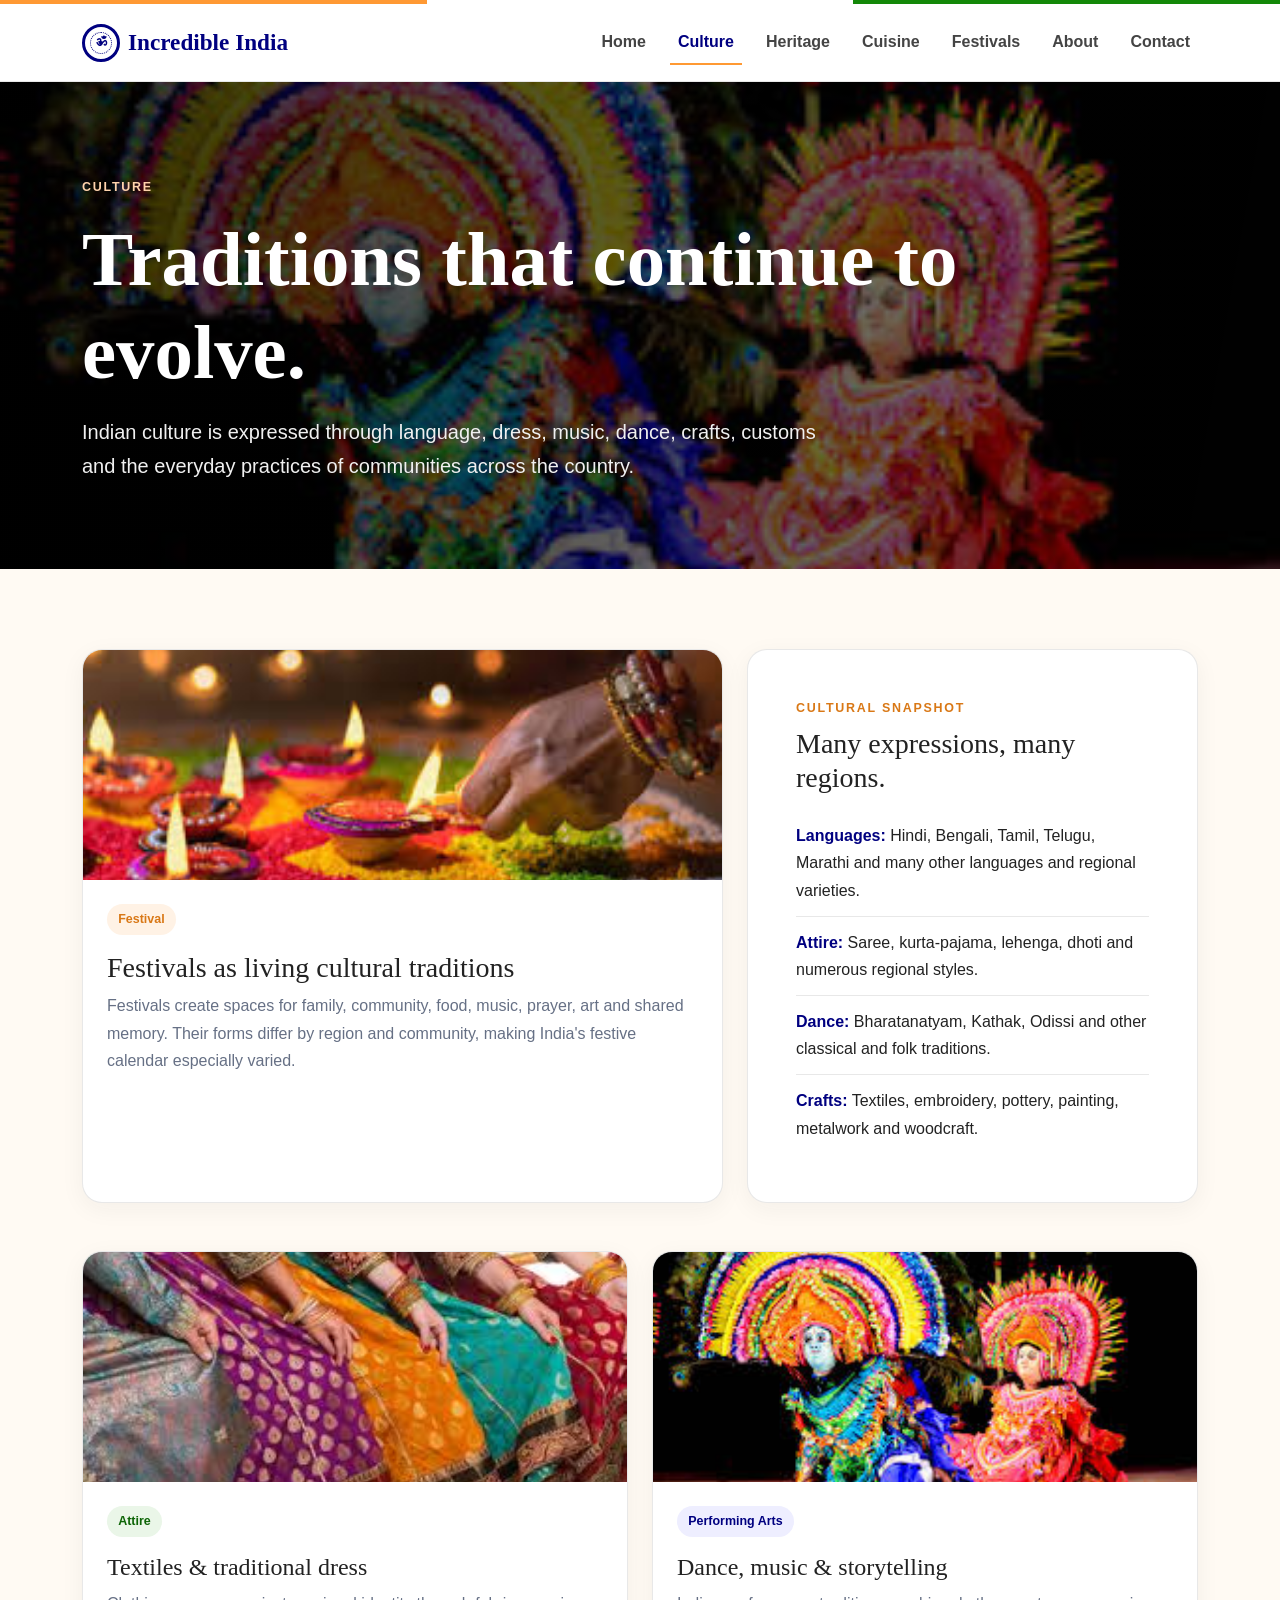
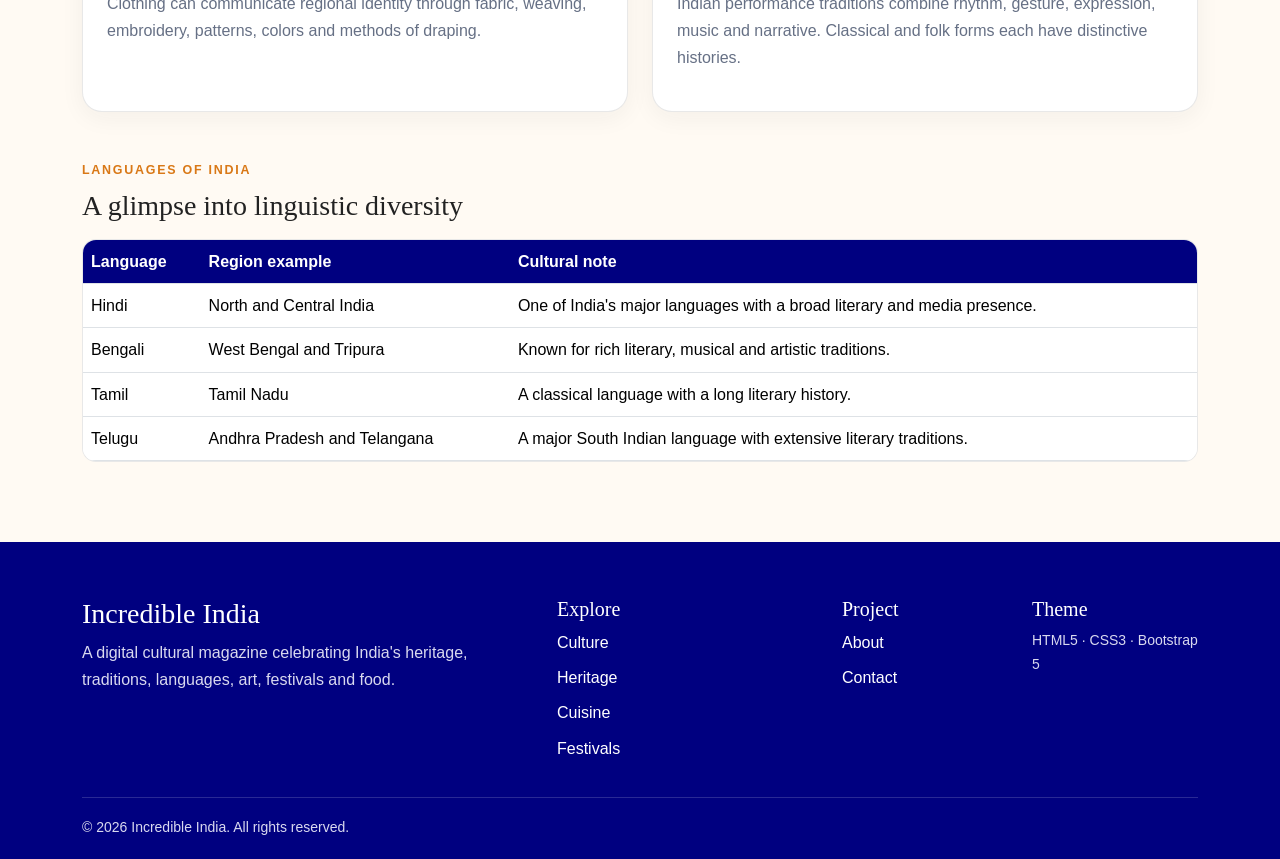
<file: culture.html>
<!doctype html>
<html lang="en"><head>
<meta charset="utf-8"><meta name="viewport" content="width=device-width, initial-scale=1">
<meta name="description" content="Indian culture, languages, attire, music, dance, art, crafts, customs and unity in diversity."><title>Culture | Incredible India</title>
<link href="https://cdn.jsdelivr.net/npm/bootstrap@5.3.3/dist/css/bootstrap.min.css" rel="stylesheet">
<link rel="stylesheet" href="css/style.css">
</head><body><header class="site-header">
  <div class="tricolor-line"></div>
  <nav class="site-nav navbar navbar-expand-lg py-3" aria-label="Main navigation">
    <div class="container d-flex align-items-center justify-content-between gap-3">
      <a class="brand d-flex align-items-center gap-2" href="index.html">
        <span class="brand-mark" aria-hidden="true">ॐ</span> Incredible India
      </a>
      <ul class="navbar-nav ms-lg-auto d-flex flex-row flex-wrap align-items-center gap-lg-3">
        <li class="nav-item"><a class="nav-link" href="index.html">Home</a></li><li class="nav-item"><a class="nav-link active" href="culture.html" aria-current="page">Culture</a></li><li class="nav-item"><a class="nav-link" href="heritage.html">Heritage</a></li><li class="nav-item"><a class="nav-link" href="cuisine.html">Cuisine</a></li><li class="nav-item"><a class="nav-link" href="traditions.html">Festivals</a></li><li class="nav-item"><a class="nav-link" href="about.html">About</a></li><li class="nav-item"><a class="nav-link" href="contact.html">Contact</a></li>
      </ul>
    </div>
  </nav>
</header><main>
<section class="page-hero"><div class="container"><div class="eyebrow eyebrow-light">Culture</div><h1 class="mt-3">Traditions that continue to evolve.</h1><p class="lead mt-3">Indian culture is expressed through language, dress, music, dance, crafts, customs and the everyday practices of communities across the country.</p></div></section>
<section class="section-pad"><div class="container">
<div class="row g-4"><div class="col-lg-7"><article class="article-card"><img src="assets/images/diwali.jpg" alt="Diwali lamps and rangoli decorations"><div class="card-body"><span class="category">Festival</span><h2 class="h3 mt-3">Festivals as living cultural traditions</h2><p>Festivals create spaces for family, community, food, music, prayer, art and shared memory. Their forms differ by region and community, making India's festive calendar especially varied.</p></div></article></div>
<div class="col-lg-5"><div class="info-card p-4 p-lg-5"><div class="section-kicker">Cultural snapshot</div><h2 class="h3 mt-2">Many expressions, many regions.</h2><ul class="fact-list mt-3"><li><strong>Languages:</strong> Hindi, Bengali, Tamil, Telugu, Marathi and many other languages and regional varieties.</li><li><strong>Attire:</strong> Saree, kurta-pajama, lehenga, dhoti and numerous regional styles.</li><li><strong>Dance:</strong> Bharatanatyam, Kathak, Odissi and other classical and folk traditions.</li><li><strong>Crafts:</strong> Textiles, embroidery, pottery, painting, metalwork and woodcraft.</li></ul></div></div></div>
<div class="row g-4 mt-4"><div class="col-md-6"><article class="article-card"><img src="assets/images/saree.jpg" alt="Colorful traditional Indian sarees"><div class="card-body"><span class="category green">Attire</span><h3 class="h4 mt-3">Textiles & traditional dress</h3><p>Clothing can communicate regional identity through fabric, weaving, embroidery, patterns, colors and methods of draping.</p></div></article></div>
<div class="col-md-6"><article class="article-card"><img src="assets/images/dance.jpg" alt="Indian dancer performing a traditional dance"><div class="card-body"><span class="category navy">Performing Arts</span><h3 class="h4 mt-3">Dance, music & storytelling</h3><p>Indian performance traditions combine rhythm, gesture, expression, music and narrative. Classical and folk forms each have distinctive histories.</p></div></article></div></div>
<div class="mt-5"><div class="section-kicker">Languages of India</div><h2 class="h3 mt-2">A glimpse into linguistic diversity</h2><div class="table-wrap mt-3"><table class="table table-hover align-middle mb-0"><thead><tr><th>Language</th><th>Region example</th><th>Cultural note</th></tr></thead><tbody>
<tr><td>Hindi</td><td>North and Central India</td><td>One of India's major languages with a broad literary and media presence.</td></tr><tr><td>Bengali</td><td>West Bengal and Tripura</td><td>Known for rich literary, musical and artistic traditions.</td></tr><tr><td>Tamil</td><td>Tamil Nadu</td><td>A classical language with a long literary history.</td></tr><tr><td>Telugu</td><td>Andhra Pradesh and Telangana</td><td>A major South Indian language with extensive literary traditions.</td></tr>
</tbody></table></div></div>
</div></section>
</main><footer class="footer"><div class="container"><div class="row g-4">
<div class="col-lg-5"><h5 class="fs-3">Incredible India</h5><p class="mb-0">A digital cultural magazine celebrating India's heritage, traditions, languages, art, festivals and food.</p></div>
<div class="col-6 col-lg-3"><h5>Explore</h5><div class="d-grid gap-2"><a href="culture.html">Culture</a><a href="heritage.html">Heritage</a><a href="cuisine.html">Cuisine</a><a href="traditions.html">Festivals</a></div></div>
<div class="col-6 col-lg-2"><h5>Project</h5><div class="d-grid gap-2"><a href="about.html">About</a><a href="contact.html">Contact</a></div></div>
<div class="col-lg-2"><h5>Theme</h5><p class="small mb-0">HTML5 · CSS3 · Bootstrap 5</p></div>
</div><div class="footer-bottom small">© 2026 Incredible India. All rights reserved.</div></div></footer></body></html>
</file>
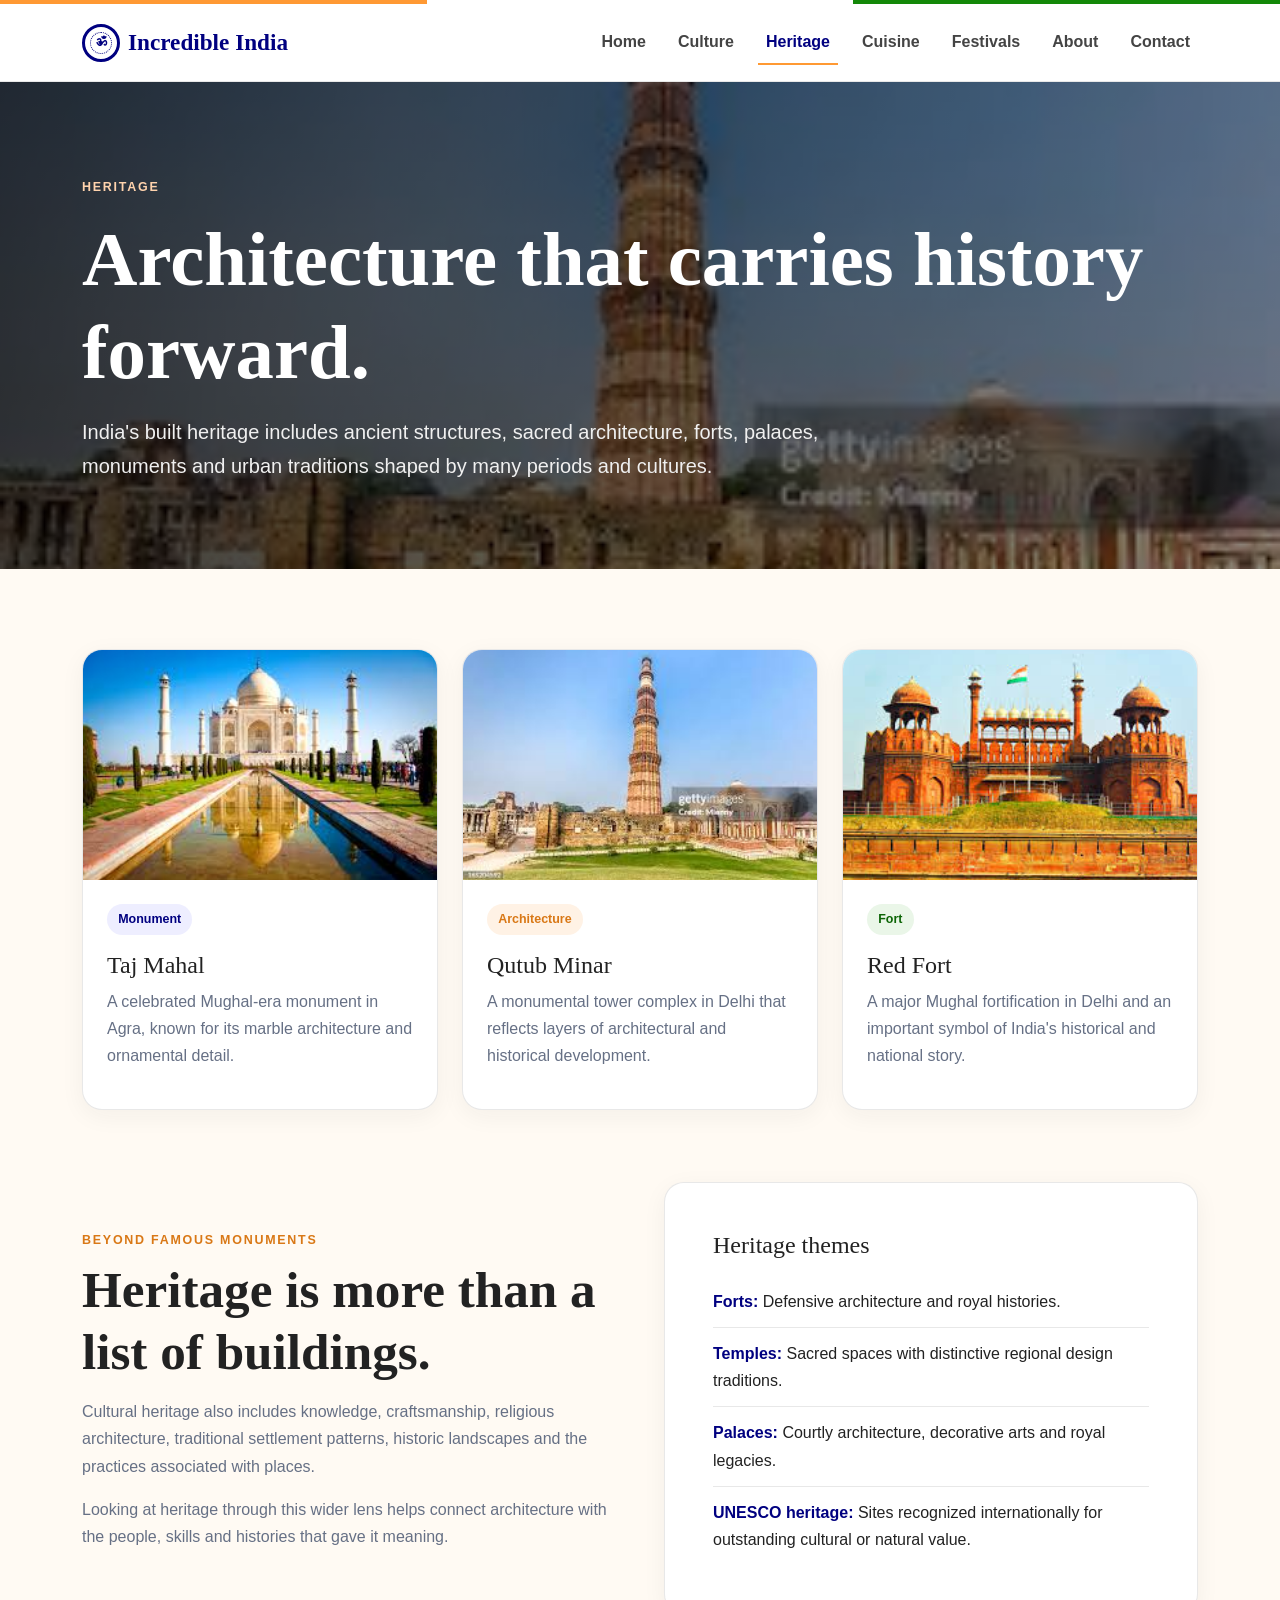
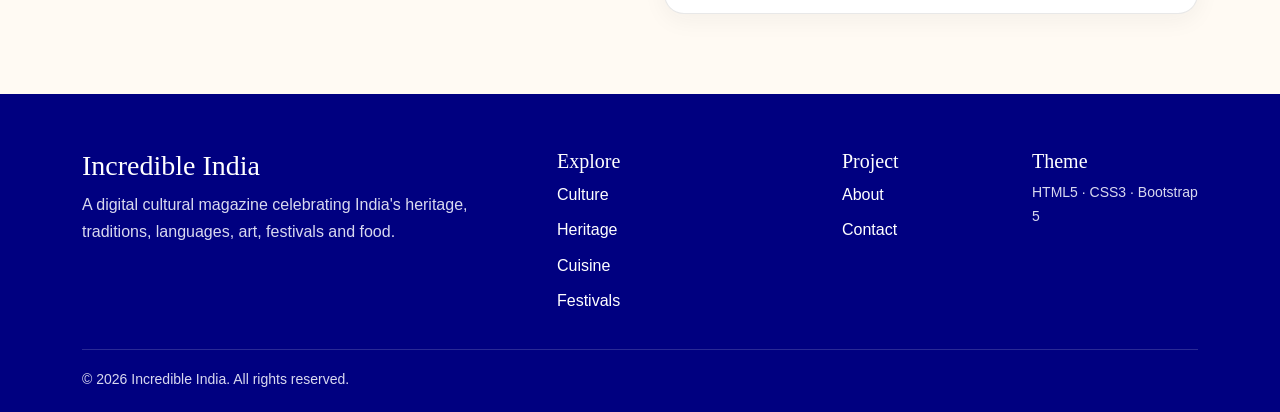
<file: heritage.html>
<!doctype html>
<html lang="en"><head>
<meta charset="utf-8"><meta name="viewport" content="width=device-width, initial-scale=1">
<meta name="description" content="Indian historical and architectural heritage including monuments, forts, temples, palaces and UNESCO heritage."><title>Heritage | Incredible India</title>
<link href="https://cdn.jsdelivr.net/npm/bootstrap@5.3.3/dist/css/bootstrap.min.css" rel="stylesheet">
<link rel="stylesheet" href="css/style.css">
</head><body><header class="site-header">
  <div class="tricolor-line"></div>
  <nav class="site-nav navbar navbar-expand-lg py-3" aria-label="Main navigation">
    <div class="container d-flex align-items-center justify-content-between gap-3">
      <a class="brand d-flex align-items-center gap-2" href="index.html">
        <span class="brand-mark" aria-hidden="true">ॐ</span> Incredible India
      </a>
      <ul class="navbar-nav ms-lg-auto d-flex flex-row flex-wrap align-items-center gap-lg-3">
        <li class="nav-item"><a class="nav-link" href="index.html">Home</a></li><li class="nav-item"><a class="nav-link" href="culture.html">Culture</a></li><li class="nav-item"><a class="nav-link active" href="heritage.html" aria-current="page">Heritage</a></li><li class="nav-item"><a class="nav-link" href="cuisine.html">Cuisine</a></li><li class="nav-item"><a class="nav-link" href="traditions.html">Festivals</a></li><li class="nav-item"><a class="nav-link" href="about.html">About</a></li><li class="nav-item"><a class="nav-link" href="contact.html">Contact</a></li>
      </ul>
    </div>
  </nav>
</header><main>
<section class="page-hero" style="background-image:linear-gradient(100deg,rgba(0,0,0,.78),rgba(0,0,0,.45)),url('assets/images/qutubminar.jpg')"><div class="container"><div class="eyebrow eyebrow-light">Heritage</div><h1 class="mt-3">Architecture that carries history forward.</h1><p class="lead mt-3">India's built heritage includes ancient structures, sacred architecture, forts, palaces, monuments and urban traditions shaped by many periods and cultures.</p></div></section>
<section class="section-pad"><div class="container">
<div class="row g-4">
<div class="col-md-6 col-lg-4"><article class="article-card"><img src="assets/images/tajmahal.jpg" alt="Taj Mahal in Agra"><div class="card-body"><span class="category navy">Monument</span><h2 class="h4 mt-3">Taj Mahal</h2><p>A celebrated Mughal-era monument in Agra, known for its marble architecture and ornamental detail.</p></div></article></div>
<div class="col-md-6 col-lg-4"><article class="article-card"><img src="assets/images/qutubminar.jpg" alt="Qutub Minar in Delhi"><div class="card-body"><span class="category">Architecture</span><h2 class="h4 mt-3">Qutub Minar</h2><p>A monumental tower complex in Delhi that reflects layers of architectural and historical development.</p></div></article></div>
<div class="col-md-6 col-lg-4"><article class="article-card"><img src="assets/images/redfort.jpg" alt="Red Fort in Delhi"><div class="card-body"><span class="category green">Fort</span><h2 class="h4 mt-3">Red Fort</h2><p>A major Mughal fortification in Delhi and an important symbol of India's historical and national story.</p></div></article></div>
</div>
<div class="row g-5 mt-4 align-items-center"><div class="col-lg-6"><div class="section-kicker">Beyond famous monuments</div><h2 class="section-title mt-2">Heritage is more than a list of buildings.</h2><p class="section-copy mt-3">Cultural heritage also includes knowledge, craftsmanship, religious architecture, traditional settlement patterns, historic landscapes and the practices associated with places.</p><p class="section-copy">Looking at heritage through this wider lens helps connect architecture with the people, skills and histories that gave it meaning.</p></div>
<div class="col-lg-6"><div class="info-card p-4 p-lg-5"><h3 class="h4">Heritage themes</h3><ul class="fact-list mt-3"><li><strong>Forts:</strong> Defensive architecture and royal histories.</li><li><strong>Temples:</strong> Sacred spaces with distinctive regional design traditions.</li><li><strong>Palaces:</strong> Courtly architecture, decorative arts and royal legacies.</li><li><strong>UNESCO heritage:</strong> Sites recognized internationally for outstanding cultural or natural value.</li></ul></div></div></div>
</div></section>
</main><footer class="footer"><div class="container"><div class="row g-4">
<div class="col-lg-5"><h5 class="fs-3">Incredible India</h5><p class="mb-0">A digital cultural magazine celebrating India's heritage, traditions, languages, art, festivals and food.</p></div>
<div class="col-6 col-lg-3"><h5>Explore</h5><div class="d-grid gap-2"><a href="culture.html">Culture</a><a href="heritage.html">Heritage</a><a href="cuisine.html">Cuisine</a><a href="traditions.html">Festivals</a></div></div>
<div class="col-6 col-lg-2"><h5>Project</h5><div class="d-grid gap-2"><a href="about.html">About</a><a href="contact.html">Contact</a></div></div>
<div class="col-lg-2"><h5>Theme</h5><p class="small mb-0">HTML5 · CSS3 · Bootstrap 5</p></div>
</div><div class="footer-bottom small">© 2026 Incredible India. All rights reserved.</div></div></footer></body></html>
</file>
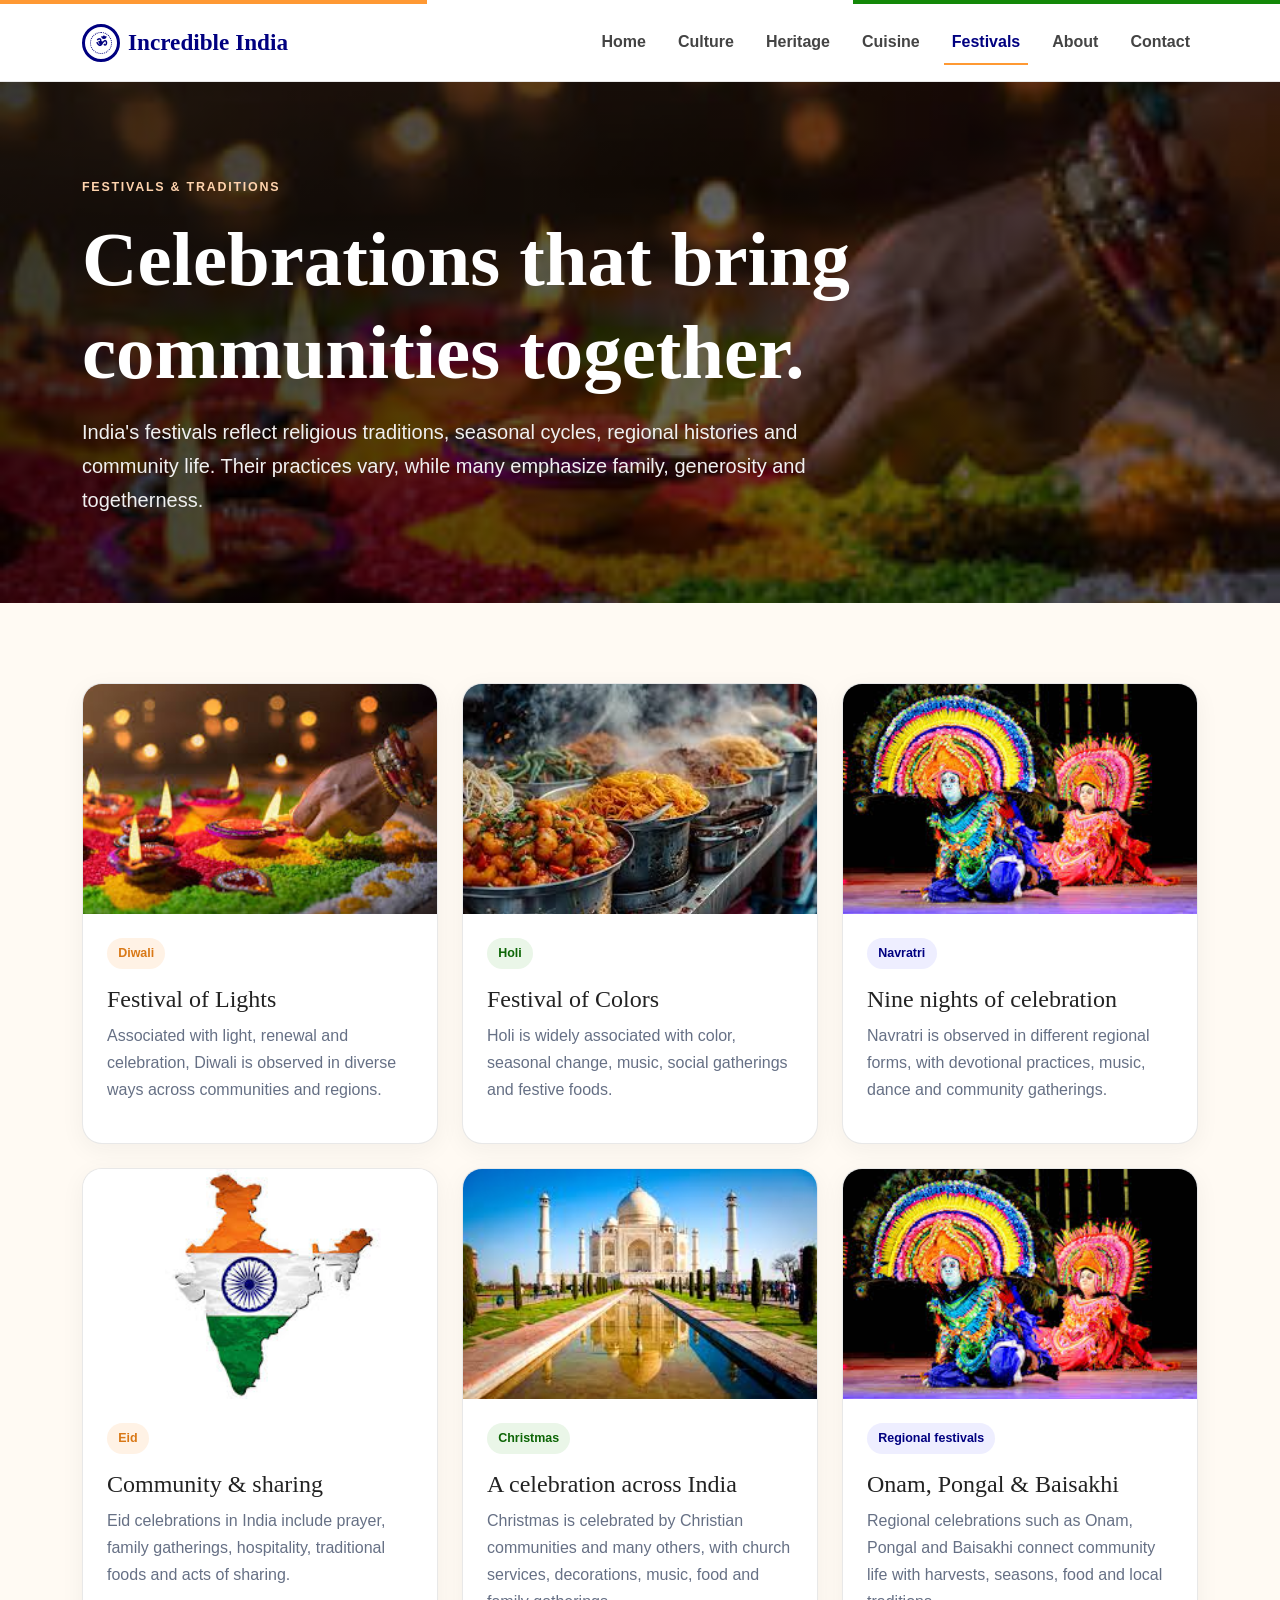
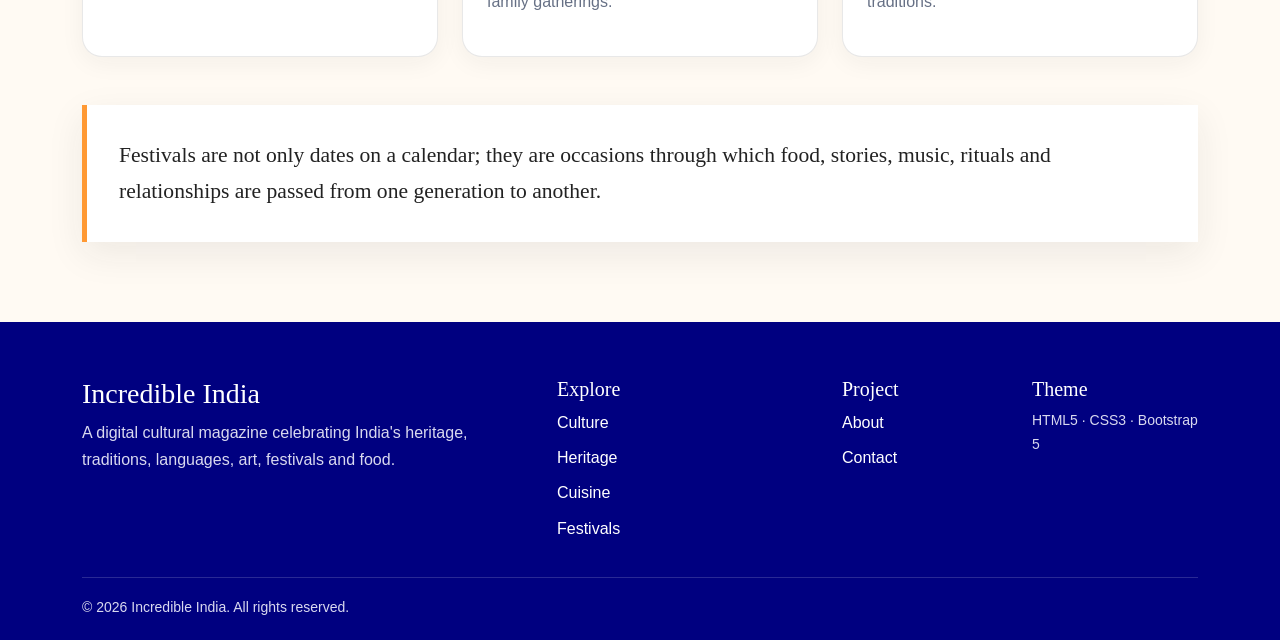
<file: traditions.html>
<!doctype html>
<html lang="en"><head>
<meta charset="utf-8"><meta name="viewport" content="width=device-width, initial-scale=1">
<meta name="description" content="Indian festivals and celebrations including Diwali, Holi, Navratri, Eid, Christmas, Onam, Pongal and Baisakhi."><title>Festivals & Traditions | Incredible India</title>
<link href="https://cdn.jsdelivr.net/npm/bootstrap@5.3.3/dist/css/bootstrap.min.css" rel="stylesheet">
<link rel="stylesheet" href="css/style.css">
</head><body><header class="site-header">
  <div class="tricolor-line"></div>
  <nav class="site-nav navbar navbar-expand-lg py-3" aria-label="Main navigation">
    <div class="container d-flex align-items-center justify-content-between gap-3">
      <a class="brand d-flex align-items-center gap-2" href="index.html">
        <span class="brand-mark" aria-hidden="true">ॐ</span> Incredible India
      </a>
      <ul class="navbar-nav ms-lg-auto d-flex flex-row flex-wrap align-items-center gap-lg-3">
        <li class="nav-item"><a class="nav-link" href="index.html">Home</a></li><li class="nav-item"><a class="nav-link" href="culture.html">Culture</a></li><li class="nav-item"><a class="nav-link" href="heritage.html">Heritage</a></li><li class="nav-item"><a class="nav-link" href="cuisine.html">Cuisine</a></li><li class="nav-item"><a class="nav-link active" href="traditions.html" aria-current="page">Festivals</a></li><li class="nav-item"><a class="nav-link" href="about.html">About</a></li><li class="nav-item"><a class="nav-link" href="contact.html">Contact</a></li>
      </ul>
    </div>
  </nav>
</header><main>
<section class="page-hero" style="background-image:linear-gradient(100deg,rgba(0,0,0,.78),rgba(0,0,0,.45)),url('assets/images/diwali.jpg')"><div class="container"><div class="eyebrow eyebrow-light">Festivals & Traditions</div><h1 class="mt-3">Celebrations that bring communities together.</h1><p class="lead mt-3">India's festivals reflect religious traditions, seasonal cycles, regional histories and community life. Their practices vary, while many emphasize family, generosity and togetherness.</p></div></section>
<section class="section-pad"><div class="container"><div class="row g-4">
<div class="col-md-6 col-lg-4"><article class="article-card"><img src="assets/images/diwali.jpg" alt="Diwali lamps"><div class="card-body"><span class="category">Diwali</span><h2 class="h4 mt-3">Festival of Lights</h2><p>Associated with light, renewal and celebration, Diwali is observed in diverse ways across communities and regions.</p></div></article></div>
<div class="col-md-6 col-lg-4"><article class="article-card"><img src="assets/images/street_food.jpg" alt="Colorful Indian food associated with community celebrations"><div class="card-body"><span class="category green">Holi</span><h2 class="h4 mt-3">Festival of Colors</h2><p>Holi is widely associated with color, seasonal change, music, social gatherings and festive foods.</p></div></article></div>
<div class="col-md-6 col-lg-4"><article class="article-card"><img src="assets/images/dance.jpg" alt="Indian traditional dance performance"><div class="card-body"><span class="category navy">Navratri</span><h2 class="h4 mt-3">Nine nights of celebration</h2><p>Navratri is observed in different regional forms, with devotional practices, music, dance and community gatherings.</p></div></article></div>
<div class="col-md-6 col-lg-4"><article class="article-card"><img src="assets/images/india_map.jpg" alt="Map of India representing regional celebrations"><div class="card-body"><span class="category">Eid</span><h2 class="h4 mt-3">Community & sharing</h2><p>Eid celebrations in India include prayer, family gatherings, hospitality, traditional foods and acts of sharing.</p></div></article></div>
<div class="col-md-6 col-lg-4"><article class="article-card"><img src="assets/images/tajmahal.jpg" alt="Indian architectural heritage"><div class="card-body"><span class="category green">Christmas</span><h2 class="h4 mt-3">A celebration across India</h2><p>Christmas is celebrated by Christian communities and many others, with church services, decorations, music, food and family gatherings.</p></div></article></div>
<div class="col-md-6 col-lg-4"><article class="article-card"><img src="assets/images/dance.jpg" alt="Traditional Indian cultural performance"><div class="card-body"><span class="category navy">Regional festivals</span><h2 class="h4 mt-3">Onam, Pongal & Baisakhi</h2><p>Regional celebrations such as Onam, Pongal and Baisakhi connect community life with harvests, seasons, food and local traditions.</p></div></article></div>
</div><div class="quote-box mt-5"><p>Festivals are not only dates on a calendar; they are occasions through which food, stories, music, rituals and relationships are passed from one generation to another.</p></div>
</div></section>
</main><footer class="footer"><div class="container"><div class="row g-4">
<div class="col-lg-5"><h5 class="fs-3">Incredible India</h5><p class="mb-0">A digital cultural magazine celebrating India's heritage, traditions, languages, art, festivals and food.</p></div>
<div class="col-6 col-lg-3"><h5>Explore</h5><div class="d-grid gap-2"><a href="culture.html">Culture</a><a href="heritage.html">Heritage</a><a href="cuisine.html">Cuisine</a><a href="traditions.html">Festivals</a></div></div>
<div class="col-6 col-lg-2"><h5>Project</h5><div class="d-grid gap-2"><a href="about.html">About</a><a href="contact.html">Contact</a></div></div>
<div class="col-lg-2"><h5>Theme</h5><p class="small mb-0">HTML5 · CSS3 · Bootstrap 5</p></div>
</div><div class="footer-bottom small">© 2026 Incredible India. All rights reserved.</div></div></footer></body></html>
</file>
<file: css/style.css>
:root {
  --saffron:#FF9933; --saffron-dark:#d97816; --white:#FFFFFF;
  --green:#138808; --green-dark:#0d6506; --navy:#000080;
  --dark:#222222; --muted:#667085; --cream:#fffaf3;
  --line:rgba(34,34,34,.10); --shadow:0 12px 35px rgba(34,34,34,.08);
}
html{scroll-behavior:smooth}
body{margin:0;color:var(--dark);background:var(--cream);font-family:Arial,Helvetica,sans-serif;line-height:1.7}
h1,h2,h3,h4,h5{font-family:Georgia,"Times New Roman",serif;line-height:1.2}
a{text-decoration:none} img{max-width:100%;display:block}
.tricolor-line{height:4px;background:linear-gradient(to right,var(--saffron) 0 33.33%,var(--white) 33.33% 66.66%,var(--green) 66.66% 100%)}
.site-header{background:var(--white);border-bottom:1px solid var(--line)}
.brand{color:var(--navy);font-family:Georgia,"Times New Roman",serif;font-size:1.45rem;font-weight:700}
.brand:hover{color:var(--navy)}
.brand-mark{width:38px;height:38px;display:inline-grid;place-items:center;border:3px solid var(--navy);border-radius:50%;color:var(--navy);font-size:.8rem;position:relative}
.brand-mark:before{content:"";position:absolute;width:4px;height:4px;background:var(--navy);border-radius:50%}
.brand-mark:after{content:"";position:absolute;inset:5px;border:1px dotted var(--navy);border-radius:50%}
.nav-link{color:#444!important;font-weight:600;border-bottom:2px solid transparent}
.nav-link:hover,.nav-link.active{color:var(--navy)!important;border-bottom-color:var(--saffron)}
.navbar-nav{flex-wrap:wrap}
.hero{min-height:650px;display:flex;align-items:center;background:linear-gradient(90deg,rgba(0,0,0,.78),rgba(0,0,0,.45),rgba(0,0,0,.18)),url("../assets/images/tajmahal.jpg") center/cover;color:#fff}
.hero h1{max-width:850px;font-size:clamp(3rem,7vw,5.8rem);font-weight:700}
.hero h1 span{color:var(--saffron)} .hero p{max-width:720px;color:#f4f4f4;font-size:1.08rem}
.eyebrow,.section-kicker{color:var(--saffron-dark);font-size:.78rem;font-weight:800;letter-spacing:.14em;text-transform:uppercase}
.eyebrow-light{color:#ffd3ad}
.btn-saffron{background:var(--saffron);border:1px solid var(--saffron);color:#fff;font-weight:700}
.btn-saffron:hover{background:var(--saffron-dark);border-color:var(--saffron-dark);color:#fff}
.btn-navy{background:var(--navy);border:1px solid var(--navy);color:#fff;font-weight:700}
.btn-navy:hover{background:#00005c;color:#fff}
.section-pad{padding:80px 0}
.section-title{font-size:clamp(2.1rem,4vw,3.4rem);font-weight:700}
.section-copy{color:var(--muted);max-width:760px}
.cultural-card,.article-card,.info-card{height:100%;background:#fff;border:1px solid var(--line);border-radius:20px;overflow:hidden;box-shadow:0 6px 24px rgba(34,34,34,.05)}
.article-card img,.cultural-card img{width:100%;height:230px;object-fit:cover}
.card-body{padding:1.5rem}.card-body p{color:var(--muted)}
.category{display:inline-block;padding:.3rem .7rem;border-radius:50px;background:#fff2e5;color:var(--saffron-dark);font-size:.78rem;font-weight:800}
.category.green{background:#eaf6e8;color:var(--green-dark)} .category.navy{background:#eeeeff;color:var(--navy)}
.quote-box{background:#fff;border-left:5px solid var(--saffron);box-shadow:var(--shadow);padding:2rem}
.quote-box p{font-family:Georgia,"Times New Roman",serif;font-size:1.35rem;margin:0}
.tricolor-band{border-top:5px solid var(--saffron);border-bottom:5px solid var(--green);background:#fff}
.split-section{background:#f3f7f0}
.page-hero{padding:95px 0 70px;color:#fff;background:linear-gradient(100deg,rgba(0,0,0,.78),rgba(0,0,0,.48)),url("../assets/images/dance.jpg") center/cover}
.page-hero h1{font-size:clamp(2.8rem,6vw,4.8rem);font-weight:700}.page-hero p{max-width:760px;color:#f0f0f0}
.fact-list{list-style:none;padding:0;margin:0}.fact-list li{padding:.75rem 0;border-bottom:1px solid var(--line)}
.fact-list li:last-child{border-bottom:0}.fact-list strong{color:var(--navy)}
.form-control,.form-select{border-radius:10px;padding:.75rem 1rem;border-color:#d7d7d7}
.form-control:focus,.form-select:focus{border-color:var(--saffron);box-shadow:0 0 0 .2rem rgba(255,153,51,.18)}
.footer{background:var(--navy);color:#d9d9ef;padding:55px 0 20px}.footer h5{color:#fff}.footer a{color:#fff}.footer a:hover{color:#ffd09f}
.footer-bottom{margin-top:35px;padding-top:18px;border-top:1px solid rgba(255,255,255,.16)}
.table-wrap{overflow-x:auto;border:1px solid var(--line);border-radius:14px;background:#fff}.table-wrap th{background:var(--navy);color:#fff}
@media(max-width:767.98px){
  .site-nav .container{flex-direction:column;align-items:stretch!important}
  .navbar-nav{margin-top:.75rem;gap:.2rem!important}
  .nav-link{padding:.55rem 0!important;border-bottom:1px solid var(--line)}
  .hero{min-height:600px}.hero h1{font-size:clamp(2.6rem,13vw,4rem)}
  .section-pad{padding:60px 0}.page-hero{padding:75px 0 55px}
}
</file>
<file: incredible-india-pro/css/style.css>
:root {
  --saffron:#FF9933; --saffron-dark:#d97816; --white:#FFFFFF;
  --green:#138808; --green-dark:#0d6506; --navy:#000080;
  --dark:#222222; --muted:#667085; --cream:#fffaf3;
  --line:rgba(34,34,34,.10); --shadow:0 12px 35px rgba(34,34,34,.08);
}
html{scroll-behavior:smooth}
body{margin:0;color:var(--dark);background:var(--cream);font-family:Arial,Helvetica,sans-serif;line-height:1.7}
h1,h2,h3,h4,h5{font-family:Georgia,"Times New Roman",serif;line-height:1.2}
a{text-decoration:none} img{max-width:100%;display:block}
.tricolor-line{height:4px;background:linear-gradient(to right,var(--saffron) 0 33.33%,var(--white) 33.33% 66.66%,var(--green) 66.66% 100%)}
.site-header{background:var(--white);border-bottom:1px solid var(--line)}
.brand{color:var(--navy);font-family:Georgia,"Times New Roman",serif;font-size:1.45rem;font-weight:700}
.brand:hover{color:var(--navy)}
.brand-mark{width:38px;height:38px;display:inline-grid;place-items:center;border:3px solid var(--navy);border-radius:50%;color:var(--navy);font-size:.8rem;position:relative}
.brand-mark:before{content:"";position:absolute;width:4px;height:4px;background:var(--navy);border-radius:50%}
.brand-mark:after{content:"";position:absolute;inset:5px;border:1px dotted var(--navy);border-radius:50%}
.nav-link{color:#444!important;font-weight:600;border-bottom:2px solid transparent}
.nav-link:hover,.nav-link.active{color:var(--navy)!important;border-bottom-color:var(--saffron)}
.navbar-nav{flex-wrap:wrap}
.hero{min-height:650px;display:flex;align-items:center;background:linear-gradient(90deg,rgba(0,0,0,.78),rgba(0,0,0,.45),rgba(0,0,0,.18)),url("../assets/images/tajmahal.jpg") center/cover;color:#fff}
.hero h1{max-width:850px;font-size:clamp(3rem,7vw,5.8rem);font-weight:700}
.hero h1 span{color:var(--saffron)} .hero p{max-width:720px;color:#f4f4f4;font-size:1.08rem}
.eyebrow,.section-kicker{color:var(--saffron-dark);font-size:.78rem;font-weight:800;letter-spacing:.14em;text-transform:uppercase}
.eyebrow-light{color:#ffd3ad}
.btn-saffron{background:var(--saffron);border:1px solid var(--saffron);color:#fff;font-weight:700}
.btn-saffron:hover{background:var(--saffron-dark);border-color:var(--saffron-dark);color:#fff}
.btn-navy{background:var(--navy);border:1px solid var(--navy);color:#fff;font-weight:700}
.btn-navy:hover{background:#00005c;color:#fff}
.section-pad{padding:80px 0}
.section-title{font-size:clamp(2.1rem,4vw,3.4rem);font-weight:700}
.section-copy{color:var(--muted);max-width:760px}
.cultural-card,.article-card,.info-card{height:100%;background:#fff;border:1px solid var(--line);border-radius:20px;overflow:hidden;box-shadow:0 6px 24px rgba(34,34,34,.05)}
.article-card img,.cultural-card img{width:100%;height:230px;object-fit:cover}
.card-body{padding:1.5rem}.card-body p{color:var(--muted)}
.category{display:inline-block;padding:.3rem .7rem;border-radius:50px;background:#fff2e5;color:var(--saffron-dark);font-size:.78rem;font-weight:800}
.category.green{background:#eaf6e8;color:var(--green-dark)} .category.navy{background:#eeeeff;color:var(--navy)}
.quote-box{background:#fff;border-left:5px solid var(--saffron);box-shadow:var(--shadow);padding:2rem}
.quote-box p{font-family:Georgia,"Times New Roman",serif;font-size:1.35rem;margin:0}
.tricolor-band{border-top:5px solid var(--saffron);border-bottom:5px solid var(--green);background:#fff}
.split-section{background:#f3f7f0}
.page-hero{padding:95px 0 70px;color:#fff;background:linear-gradient(100deg,rgba(0,0,0,.78),rgba(0,0,0,.48)),url("../assets/images/dance.jpg") center/cover}
.page-hero h1{font-size:clamp(2.8rem,6vw,4.8rem);font-weight:700}.page-hero p{max-width:760px;color:#f0f0f0}
.fact-list{list-style:none;padding:0;margin:0}.fact-list li{padding:.75rem 0;border-bottom:1px solid var(--line)}
.fact-list li:last-child{border-bottom:0}.fact-list strong{color:var(--navy)}
.form-control,.form-select{border-radius:10px;padding:.75rem 1rem;border-color:#d7d7d7}
.form-control:focus,.form-select:focus{border-color:var(--saffron);box-shadow:0 0 0 .2rem rgba(255,153,51,.18)}
.footer{background:var(--navy);color:#d9d9ef;padding:55px 0 20px}.footer h5{color:#fff}.footer a{color:#fff}.footer a:hover{color:#ffd09f}
.footer-bottom{margin-top:35px;padding-top:18px;border-top:1px solid rgba(255,255,255,.16)}
.table-wrap{overflow-x:auto;border:1px solid var(--line);border-radius:14px;background:#fff}.table-wrap th{background:var(--navy);color:#fff}
@media(max-width:767.98px){
  .site-nav .container{flex-direction:column;align-items:stretch!important}
  .navbar-nav{margin-top:.75rem;gap:.2rem!important}
  .nav-link{padding:.55rem 0!important;border-bottom:1px solid var(--line)}
  .hero{min-height:600px}.hero h1{font-size:clamp(2.6rem,13vw,4rem)}
  .section-pad{padding:60px 0}.page-hero{padding:75px 0 55px}
}
</file>
